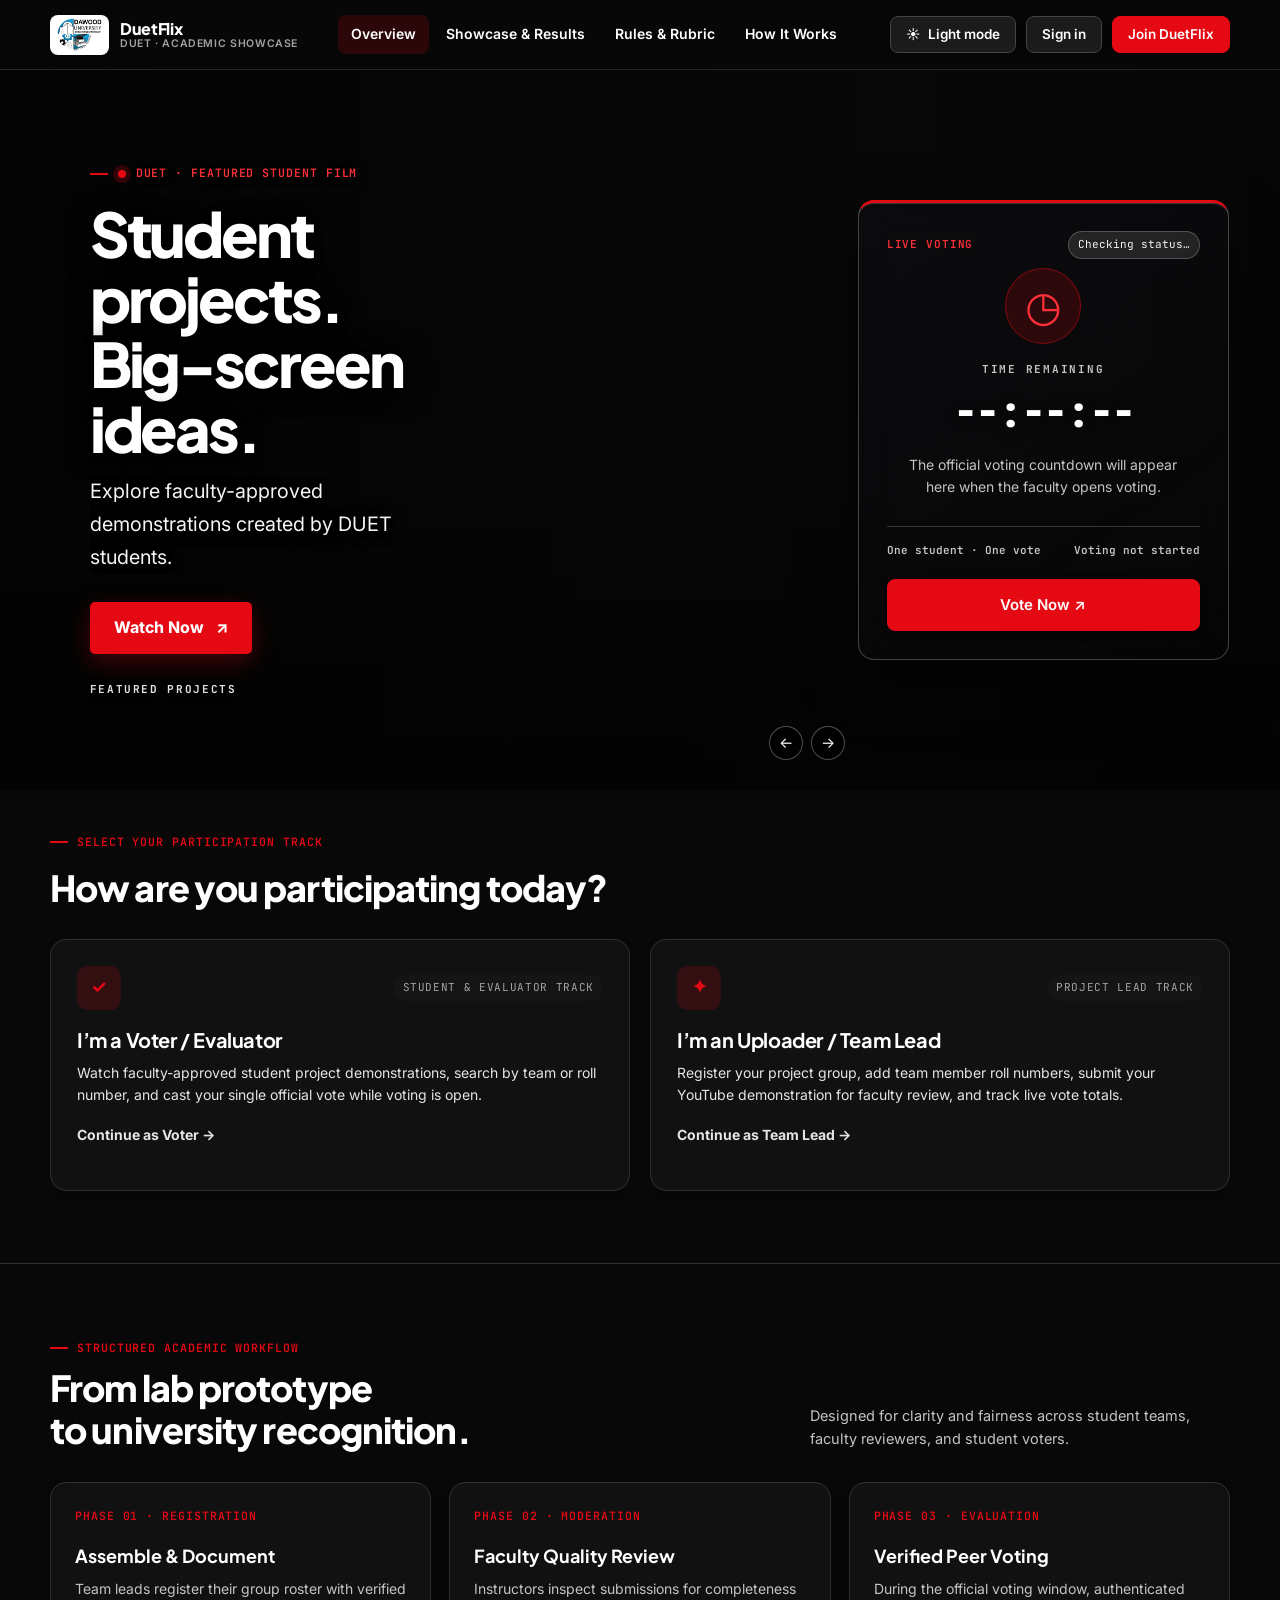
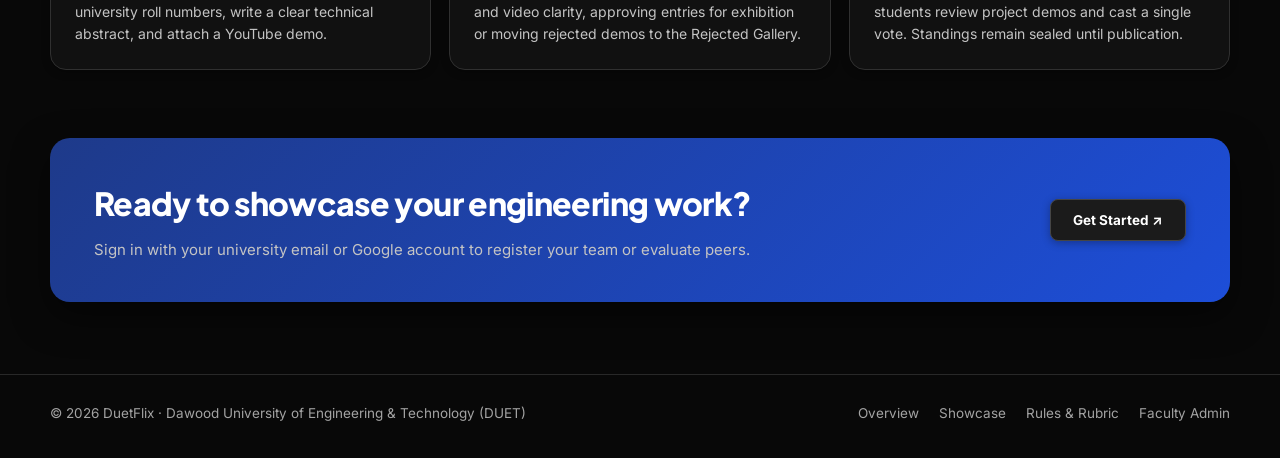
<file: index.html>
<!doctype html>
<html lang="en">
<head>
  <meta charset="utf-8" />
  <meta name="viewport" content="width=device-width, initial-scale=1" />
  <meta name="theme-color" content="#0b0f17" />
  <meta name="description" content="DuetFlix — Official university student innovation, video demonstration & peer evaluation platform." />
  <title>DuetFlix — University Innovation Showcase</title>
  <link rel="icon" type="image/png" href="duet-logo.png" />
  <link rel="stylesheet" href="styles.css" />
  <link rel="stylesheet" href="login.css" />
</head>
<body class="dark-mode">
  <header class="topbar">
    <div class="wrap nav">
      <a class="brand" href="index.html">
        <span class="mark"><img src="duet-logo.png" alt="DUET Logo" class="brand-logo-img" /></span>
        <span class="brand-meta">
          <span>DuetFlix</span>
          <span class="brand-sub">DUET · Academic Showcase</span>
        </span>
      </a>
      <nav class="navlinks" aria-label="Primary">
        <a href="index.html" aria-current="page">Overview</a>
        <a href="projects.html">Showcase &amp; Results</a>
        <a href="guidelines.html">Rules &amp; Rubric</a>
        <a href="#process">How It Works</a>
      </nav>
      <div class="navactions">
        <button class="btn" id="themeToggle" type="button" aria-label="Toggle theme" aria-pressed="true">
          <span class="theme-icon" aria-hidden="true">☀</span><span class="theme-label">Light mode</span>
        </button>
        <button class="btn" id="headerSignIn" type="button" data-auth="signin">Sign in</button>
        <button class="btn primary" id="headerChooseRole" type="button">Join DuetFlix</button>
      </div>
    </div>
  </header>

  <main>
    <!-- FEATURED PROJECT HERO -->
    <section class="wrap hero arena-hero" id="about">
      <a class="featured-stage" id="featuredStage" href="projects.html" aria-label="Watch featured project">
        <div class="featured-backdrop" id="featuredBackdrop"></div>
        <div class="featured-shade"></div>
        <div class="featured-copy" id="featuredCopy">
          <div class="eyebrow"><span class="live-dot"></span> DUET · FEATURED STUDENT FILM</div>
          <h1 id="featuredTitle">Student projects. Big-screen ideas.</h1>
          <p class="lead" id="featuredDescription">Explore faculty-approved demonstrations created by DUET students.</p>
          <span class="btn primary featured-watch" id="featuredWatch">Watch Now <span aria-hidden="true">↗</span></span>
          <span class="featured-counter" id="featuredCounter">FEATURED PROJECTS</span>
        </div>
        <div class="featured-arrows" aria-hidden="true"><span>←</span><span>→</span></div>
      </a>

      <aside class="voting-hero-panel">
        <div class="voting-panel-top">
          <span class="showcase-label">LIVE VOTING</span>
          <span class="showcase-badge" id="votingHeroStatus">Checking status…</span>
        </div>
        <div class="voting-clock-icon" aria-hidden="true">◷</div>
        <p class="voting-kicker">TIME REMAINING</p>
        <div class="voting-timer" id="homeVotingTimer" aria-live="polite">--:--:--</div>
        <p class="voting-panel-note" id="homeVotingMessage">The official voting countdown will appear here when the faculty opens voting.</p>
        <div class="voting-panel-divider"></div>
        <div class="voting-panel-foot">
          <span>One student · One vote</span>
          <span id="homeVotingDeadline">Voting not started</span>
        </div>
        <button class="btn primary voting-now-btn" id="homeVoteNow" type="button">Vote Now ↗</button>
      </aside>
    </section>

    <!-- ROLE CHOOSER -->
    <section class="role-chooser" id="roleChooser">
      <div class="wrap">
        <div class="eyebrow">Select Your Participation Track</div>
        <h2>How are you participating today?</h2>
        <div class="role-grid">
          <button class="role-card" type="button" data-auth="signin" data-role="voter">
            <div class="role-card-top">
              <span class="role-icon">✓</span>
              <span class="role-tag">Student &amp; Evaluator Track</span>
            </div>
            <strong>I’m a Voter / Evaluator</strong>
            <span>Watch faculty-approved student project demonstrations, search by team or roll number, and cast your single official vote while voting is open.</span>
            <span class="role-cta">Continue as Voter →</span>
          </button>

          <button class="role-card" type="button" data-auth="signin" data-role="team">
            <div class="role-card-top">
              <span class="role-icon">✦</span>
              <span class="role-tag">Project Lead Track</span>
            </div>
            <strong>I’m an Uploader / Team Lead</strong>
            <span>Register your project group, add team member roll numbers, submit your YouTube demonstration for faculty review, and track live vote totals.</span>
            <span class="role-cta">Continue as Team Lead →</span>
          </button>
        </div>
      </div>
    </section>

    <!-- ====================================================================
         STUDENT / TEAM LEAD WORKSPACE
         ==================================================================== -->
    <section class="dashboard" id="studentDashboard">
      <div class="wrap">
        <div class="dash-head">
          <div>
            <div class="eyebrow">Team Lead Workspace</div>
            <h2 id="dashWelcome">Your Project Workspace</h2>
            <p>Register your team roster, submit your YouTube video demonstration, and monitor faculty review status.</p>
          </div>
          <div class="dash-head-actions">
            <a class="btn" href="guidelines.html">Submission Checklist</a>
            <button class="btn" id="refreshDashboard" type="button">↻ Refresh Workspace</button>
          </div>
        </div>

        <!-- 4-Step Progress Tracker -->
        <div class="workflow-stepper" id="teamWorkflowStepper">
          <div class="workflow-step done" data-step="1">
            <span class="workflow-step-num">1</span>
            <div><strong>Account Verified</strong><span>Team Lead signed in</span></div>
          </div>
          <div class="workflow-step active" data-step="2">
            <span class="workflow-step-num">2</span>
            <div><strong>Register Roster</strong><span>Add members &amp; roll nos.</span></div>
          </div>
          <div class="workflow-step" data-step="3">
            <span class="workflow-step-num">3</span>
            <div><strong>Submit Demo</strong><span>YouTube link &amp; abstract</span></div>
          </div>
          <div class="workflow-step" data-step="4">
            <span class="workflow-step-num">4</span>
            <div><strong>Faculty Approval</strong><span>Live in public gallery</span></div>
          </div>
        </div>

        <div class="deadline-note" id="competitionNotice">Loading competition schedule…</div>

        <section class="vote-stats" id="teamVoteStats">
          <h3>Your Team’s Live Standing</h3>
          <div class="dashboard-empty">Loading vote totals…</div>
        </section>

        <div class="dash-grid">
          <section class="dash-panel">
            <h3>Register a New Team</h3>
            <p class="dash-help">Enter your official group name and add every member with their university roll number (e.g., 26F-CS-044).</p>
            <form id="createGroupForm">
              <label class="dash-field">
                Team / Group Name
                <input name="groupName" maxlength="80" required placeholder="e.g. Neural Dynamics Lab" />
              </label>
              <div style="font-size:13px;font-weight:700;margin:16px 0 6px;color:var(--ink-secondary)">Team Roster (Lead first)</div>
              <div id="memberRows">
                <div class="member-row">
                  <input name="memberName" required maxlength="100" placeholder="Team lead full name" />
                  <input name="rollNumber" required maxlength="40" placeholder="Roll no. (e.g. 26F-CS-044)" />
                  <button class="member-remove" type="button" aria-label="Remove member" hidden>Remove</button>
                </div>
              </div>
              <button class="text-button" id="addMember" type="button">+ Add another team member</button>
              <button class="btn primary" type="submit" style="width:100%;margin-top:14px">Register Team Roster</button>
              <div class="dash-message" id="groupMessage" role="status"></div>
            </form>
          </section>

          <section>
            <div class="group-list" id="groupList">
              <div class="dashboard-empty">Sign in to load your registered teams.</div>
            </div>
          </section>
        </div>
      </div>
    </section>

    <!-- ====================================================================
         VOTER WORKSPACE
         ==================================================================== -->
    <section class="voter-dashboard" id="voterDashboard">
      <div class="wrap">
        <div class="dash-head">
          <div>
            <div class="eyebrow">Evaluator &amp; Voter Workspace</div>
            <h2 id="voterWelcome">Approved Project Exhibition</h2>
            <p>Review approved student demonstrations and cast your single verified vote before the deadline.</p>
          </div>
          <div class="dash-head-actions">
            <button class="btn" id="refreshVoter" type="button">↻ Refresh Projects</button>
          </div>
        </div>

        <div class="deadline-note" id="votingNotice">Loading voting window status…</div>
        <div class="voter-message" id="voterMessage" role="status"></div>

        <!-- Voter Top-3 Ranked Choices Summary Bar -->
        <div class="ranked-ballot-bar" id="voterRankedBallotSummary" aria-live="polite"></div>

        <!-- Search & Filter Toolbar -->
        <div class="voter-toolbar">
          <div class="search-input-wrap">
            <input type="search" id="voterSearchInput" placeholder="Search projects by title, team name, member, or roll number…" aria-label="Search approved projects" />
          </div>
          <div class="voter-toolbar-meta">
            <span id="voterCountBadge">0 projects</span>
          </div>
        </div>

        <div class="voter-grid" id="voterProjectList">
          <div class="dashboard-empty">Loading approved projects…</div>
        </div>
      </div>
    </section>

    <!-- ====================================================================
         ADMINISTRATION CONTROL ROOM
         ==================================================================== -->
    <section class="admin-dashboard" id="adminDashboard">
      <div class="wrap">
        <div class="dash-head">
          <div>
            <div class="eyebrow">Faculty &amp; Committee Control Room</div>
            <h2>Competition Administration</h2>
            <p>Moderate student submissions, manage the Rejected Videos Gallery, configure deadlines, and publish official standings.</p>
          </div>
          <div class="dash-head-actions">
            <button class="btn" id="exportAdminCsv" type="button">⬇ Export CSV Report</button>
            <button class="btn" id="refreshAdmin" type="button">↻ Refresh Data</button>
          </div>
        </div>

        <!-- KPI Metrics Row -->
        <div class="admin-grid">
          <div class="admin-stat">
            <span>Total Submissions</span>
            <strong id="adminTotal">—</strong>
          </div>
          <div class="admin-stat">
            <span>Pending Review</span>
            <strong id="adminPending">—</strong>
          </div>
          <div class="admin-stat">
            <span>Approved in Gallery</span>
            <strong id="adminApproved">—</strong>
          </div>
          <div class="admin-stat">
            <span>Rejected Gallery</span>
            <strong id="adminRejected">—</strong>
          </div>
        </div>

        <!-- Admin Section Filter Tabs -->
        <div class="admin-tabs" role="tablist" aria-label="Admin sections">
          <button class="admin-tab active" type="button" data-admin-section="all">All Panels</button>
          <button class="admin-tab" type="button" data-admin-section="analytics">📊 Video Analytics</button>
          <button class="admin-tab" type="button" data-admin-section="comments">💬 Comments</button>
          <button class="admin-tab" type="button" data-admin-section="queue">Pending Queue</button>
          <button class="admin-tab" type="button" data-admin-section="gallery">Approved Gallery</button>
          <button class="admin-tab" type="button" data-admin-section="rejected" id="rejectedGalleryTabBtn">Rejected Videos Gallery</button>
          <button class="admin-tab" type="button" data-admin-section="settings">Schedule &amp; Windows</button>
          <button class="admin-tab" type="button" data-admin-section="results">Live Leaderboard</button>
        </div>

        <!-- Super Admin Access Management -->
        <section class="admin-panel admin-management" id="superAdminPanel" hidden data-panel-group="settings">
          <div class="admin-panel-head">
            <div>
              <h3>Super Admin · Committee Access Control</h3>
              <p class="dash-help" style="margin:4px 0 0">Grant or revoke administrator privileges by email address.</p>
            </div>
          </div>
          <form id="adminAccessForm" class="admin-access-form">
            <label class="dash-field">
              Administrator Email Address
              <input id="adminAccessEmail" type="email" required maxlength="254" placeholder="faculty.member@duet.edu.pk" />
            </label>
            <button class="btn primary" type="submit">Grant Admin Access</button>
          </form>
          <div class="admin-message" id="adminAccessMessage" role="status"></div>
          <div id="adminAccessList" class="admin-access-list" aria-live="polite"></div>
        </section>

        <!-- Competition Settings -->
        <section class="admin-panel" data-panel-group="settings">
          <div class="admin-panel-head">
            <h3>Competition Windows &amp; Deadlines</h3>
            <button class="btn primary" id="saveAdminSettings" type="button">Save Title &amp; Submission Window</button>
          </div>
          <div class="admin-settings">
            <label>
              Competition Title
              <input id="adminTitle" maxlength="160" placeholder="e.g. DUET DuetFlix — Fall 2026" />
            </label>
            <label>
              Submission Deadline
              <input id="adminSubmissionDeadline" type="datetime-local" />
            </label>
            <label>
              Voting Deadline
              <input id="adminVotingDeadline" type="datetime-local" />
            </label>
          </div>
          <div>
            <label class="admin-toggle">
              <input id="adminSubmissionsOpen" type="checkbox" />
              Project submissions are open
            </label>
            <label class="admin-toggle">
              <input id="adminVotingOpen" type="checkbox" disabled />
              Voting window is active
            </label>
            <label class="admin-toggle">
              <input id="adminResultsPublished" type="checkbox" disabled />
              Official results are published to students
            </label>
          </div>

          <div class="admin-voting-controls">
            <div>
              <strong id="adminVotingCountdown">Voting is not running</strong>
              <p class="dash-help" id="adminVotingState">Set a future voting deadline above, then start voting.</p>
            </div>
            <div class="admin-actions">
              <button class="btn primary" id="startVotingNow" type="button">Start Voting Window</button>
              <button class="btn danger" id="stopVotingNow" type="button">Stop Voting</button>
            </div>
          </div>

          <div class="admin-voting-controls" style="margin-bottom:0">
            <div>
              <strong style="font-family:var(--sans);font-size:15px">Public Results Publication</strong>
              <p class="dash-help">When published, final vote rankings are visible on the public Showcase &amp; Results page.</p>
            </div>
            <div class="admin-actions">
              <button class="btn primary" id="publishResultsNow" type="button">Publish Official Results</button>
              <button class="btn danger" id="unpublishResultsNow" type="button">Hide Results</button>
            </div>
          </div>

          <div class="admin-message" id="adminSettingsMessage" role="status"></div>
        </section>

        <!-- Submission Review Queue (Pending & Drafts only — Rejected videos stay in the Rejected Videos Gallery below) -->
        <section class="admin-panel" data-panel-group="queue">
          <div class="admin-panel-head">
            <div>
              <h3>Pending Moderation Queue</h3>
              <p class="dash-help" style="margin:4px 0 0">Review new student submissions. Rejecting a video moves it directly to the Rejected Videos Gallery.</p>
            </div>
          </div>
          <div class="admin-filter-bar">
            <input type="search" id="adminQueueSearch" placeholder="Search pending queue by project title, team name, or roll number…" aria-label="Search review queue" />
            <select id="adminQueueStatusFilter" aria-label="Filter queue status">
              <option value="pending" selected>Pending review only</option>
              <option value="approved">Approved videos</option>
              <option value="draft">Saved drafts only</option>
              <option value="all">All submissions (Pending + Approved + Drafts)</option>
            </select>
          </div>
          <div class="admin-list" id="adminSubmissionList">
            <div class="dashboard-empty">Loading pending submissions…</div>
          </div>
        </section>

        <!-- Approved Gallery -->
        <section class="admin-panel" data-panel-group="gallery">
          <div class="admin-panel-head">
            <div>
              <h3>Approved Exhibition Gallery</h3>
              <p class="dash-help" style="margin:4px 0 0">Projects currently approved and live in the student voting showcase.</p>
            </div>
          </div>
          <div class="approved-gallery-list" id="adminApprovedGallery">
            <div class="dashboard-empty">Loading approved projects…</div>
          </div>
        </section>

        <!-- DEDICATED REJECTED VIDEOS GALLERY (HOLDING & PERMANENT DELETE) -->
        <section class="admin-panel rejected-gallery-panel" id="adminRejectedGallerySection" data-panel-group="rejected">
          <div class="admin-panel-head">
            <div>
              <div class="eyebrow" style="color:var(--danger)">Quarantined Submissions Vault</div>
              <h3>Rejected Videos Gallery</h3>
              <p class="dash-help" style="margin:4px 0 0">All rejected videos stay in this gallery so they never clutter your active review queue. You can permanently delete individual rejected videos, clear all rejected videos, or restore an entry back to Pending.</p>
            </div>
            <div class="admin-actions">
              <button class="btn danger" id="deleteAllRejectedBtn" type="button">🗑 Delete All Rejected Videos</button>
            </div>
          </div>
          <div class="rejected-gallery-grid" id="adminRejectedGallery">
            <div class="dashboard-empty">No rejected videos in the gallery.</div>
          </div>
        </section>

        <!-- Vote Totals Leaderboard -->
        <section class="admin-panel" data-panel-group="results">
          <div class="admin-panel-head">
            <div>
              <h3>Live Aggregate Standings (Counts &amp; Ranked Points)</h3>
              <p class="dash-help" style="margin:4px 0 0">Standings combine official votes, Rank 1 / 2 / 3 choices, and category star ratings.</p>
            </div>
          </div>
          <div id="adminResults" class="admin-results">Vote totals are loading…</div>
        </section>

        <!-- Dedicated Video Analytics Dashboard -->
        <section class="admin-panel" id="adminAnalyticsPanel" data-panel-group="analytics">
          <div class="admin-panel-head">
            <div>
              <div class="eyebrow">Audience Retention &amp; Engagement Telemetry</div>
              <h3>Video Analytics Dashboard</h3>
              <p class="dash-help" style="margin:4px 0 0">Track average audience attention (%), average watch time in minutes across viewers, individual per-user watch durations, 5-star category ratings (Character Consistency, Voice Over, Story), and Rank #1 / #2 / #3 choices for every video.</p>
            </div>
          </div>
          <div id="adminVideoAnalytics" class="admin-analytics-wrap">
            <div class="dashboard-empty">Loading video analytics…</div>
          </div>
        </section>

        <!-- Admin Comments Moderation Panel -->
        <section class="admin-panel" id="adminCommentsPanel" data-panel-group="comments">
          <div class="admin-panel-head">
            <div>
              <div class="eyebrow">Community Discussion &amp; Moderation</div>
              <h3>All Video Comments</h3>
              <p class="dash-help" style="margin:4px 0 0">Review and moderate comments posted by voters and teams across all project videos.</p>
            </div>
          </div>
          <div id="adminCommentsModerationList" class="admin-comments-mod-list">
            <div class="dashboard-empty">No comments posted yet.</div>
          </div>
        </section>
      </div>
    </section>

    <!-- HOW IT WORKS SECTION -->
    <section class="section" id="process">
      <div class="wrap">
        <div class="sectionhead">
          <div>
            <div class="eyebrow">Structured Academic Workflow</div>
            <h2>From lab prototype<br>to university recognition.</h2>
          </div>
          <p>Designed for clarity and fairness across student teams, faculty reviewers, and student voters.</p>
        </div>
        <div class="steps">
          <article class="step">
            <div class="stepnum">PHASE 01 · REGISTRATION</div>
            <h3>Assemble &amp; Document</h3>
            <p>Team leads register their group roster with verified university roll numbers, write a clear technical abstract, and attach a YouTube demo.</p>
          </article>
          <article class="step">
            <div class="stepnum">PHASE 02 · MODERATION</div>
            <h3>Faculty Quality Review</h3>
            <p>Instructors inspect submissions for completeness and video clarity, approving entries for exhibition or moving rejected demos to the Rejected Gallery.</p>
          </article>
          <article class="step">
            <div class="stepnum">PHASE 03 · EVALUATION</div>
            <h3>Verified Peer Voting</h3>
            <p>During the official voting window, authenticated students review project demos and cast a single vote. Standings remain sealed until publication.</p>
          </article>
        </div>
      </div>
    </section>

    <!-- CLOSING CTA -->
    <section class="wrap home-cta" id="joinCta">
      <div class="cta">
        <div>
          <h2>Ready to showcase your engineering work?</h2>
          <p>Sign in with your university email or Google account to register your team or evaluate peers.</p>
        </div>
        <button class="btn" id="ctaChooseRole" type="button">Get Started ↗</button>
      </div>
    </section>
  </main>

  <footer>
    <div class="wrap footerinner">
      <span>© 2026 DuetFlix · Dawood University of Engineering &amp; Technology (DUET)</span>
      <div class="footerlinks">
        <a href="index.html">Overview</a>
        <a href="projects.html">Showcase</a>
        <a href="guidelines.html">Rules &amp; Rubric</a>
        <a href="#" id="adminEntry">Faculty Admin</a>
      </div>
    </div>
  </footer>

  <!-- ======================================================================
       AUTHENTICATION MODAL (SIGN IN, CREATE ACCOUNT, FORGOT PASSWORD OTP)
       ====================================================================== -->
  <section class="auth-modal" id="authModal" aria-hidden="true">
    <div class="auth-panel" role="dialog" aria-modal="true" aria-labelledby="authTitle">
      <button class="auth-close" id="authClose" type="button" aria-label="Close">×</button>
      <div class="auth-eyebrow">Verified DuetFlix Access</div>
      <h2 id="authTitle">Welcome to DuetFlix</h2>
      <p id="authSubtitle">Select your participation role and sign in to continue.</p>

      <!-- In-Modal Role Switcher -->
      <div class="auth-role-picker" id="authRolePicker" role="group" aria-label="Participation Role">
        <button type="button" class="auth-role-btn active" data-pick-role="voter">✓ Voter / Evaluator</button>
        <button type="button" class="auth-role-btn" data-pick-role="team">✦ Uploader / Team Lead</button>
      </div>

      <!-- 2 Auth Mode Tabs (Email OTP is exclusively inside Forgot Password) -->
      <div class="auth-tabs" id="authModeTabs" role="tablist">
        <button type="button" class="active" data-mode="signin">Sign in</button>
        <button type="button" data-mode="signup">Create account</button>
      </div>

      <button id="googleSignIn" type="button">
        <svg width="16" height="16" viewBox="0 0 24 24" aria-hidden="true"><path fill="#4285F4" d="M23.49 12.27c0-.79-.07-1.54-.19-2.27H12v4.51h6.47c-.29 1.48-1.14 2.73-2.4 3.58v3h3.86c2.26-2.09 3.56-5.17 3.56-8.82z"/><path fill="#34A853" d="M12 24c3.24 0 5.95-1.08 7.93-2.91l-3.86-3c-1.08.72-2.45 1.16-4.07 1.16-3.13 0-5.78-2.11-6.73-4.96H1.29v3.09C3.26 21.3 7.31 24 12 24z"/><path fill="#FBBC05" d="M5.27 14.29c-.25-.72-.38-1.49-.38-2.29s.14-1.57.38-2.29V6.62H1.29C.47 8.24 0 10.06 0 12s.47 3.76 1.29 5.38l3.98-3.09z"/><path fill="#EA4335" d="M12 4.75c1.77 0 3.35.61 4.6 1.8l3.42-3.42C17.95 1.19 15.24 0 12 0 7.31 0 3.26 2.7 1.29 6.62l3.98 3.09c.95-2.85 3.6-4.96 6.73-4.96z"/></svg>
        Continue with Google
      </button>

      <div class="auth-or" id="authDivider">or with email</div>

      <form id="authForm">
        <label id="nameField" style="display:none">
          Full Name
          <input id="fullName" type="text" autocomplete="name" placeholder="e.g. Jawad Nawaz" />
        </label>

        <label id="typeField" style="display:none">
          Account Affiliation
          <select id="accountType">
            <option value="general">General / Guest Account</option>
            <option value="university">DUET University Student (@students.duet.edu.pk)</option>
          </select>
        </label>

        <label id="emailField">
          Email Address
          <input id="email" type="email" autocomplete="email" required placeholder="you@example.com" />
        </label>

        <label id="otpCodeField" style="display:none">
          Email Recovery OTP Code
          <input id="otpCode" class="otp-code-input" type="text" inputmode="numeric" pattern="[0-9]{6,8}" maxlength="8" autocomplete="one-time-code" placeholder="123456" />
        </label>

        <label id="passwordField">
          <span id="passwordLabelText">Password</span>
          <div class="password-field-wrap">
            <input id="password" type="password" autocomplete="current-password" minlength="8" placeholder="At least 8 characters" />
            <button type="button" class="password-toggle-btn" id="togglePasswordBtn" aria-label="Show password">Show</button>
          </div>
        </label>

        <label id="confirmPasswordField" style="display:none">
          Confirm New Password
          <input id="confirmPassword" type="password" autocomplete="new-password" minlength="8" placeholder="Re-enter new password" />
        </label>

        <div class="auth-aux-links" id="authAuxLinks">
          <button type="button" class="auth-link-btn" id="forgotPasswordLink">Forgot password?</button>
          <button type="button" class="auth-link-btn" id="backToSignInLink" style="display:none">← Back to Sign in</button>
          <button type="button" class="auth-link-btn" id="resendOtpLink" style="display:none">Resend OTP code</button>
        </div>

        <button id="authSubmit" type="submit">Sign in</button>
      </form>

      <p id="authMessage" role="status" aria-live="polite"></p>
    </div>
  </section>

  <div class="toast" role="status" aria-live="polite"></div>

  <script type="module" src="theme.js"></script>
  <script type="module" src="app.js"></script>
  <script type="module" src="auth.js"></script>
  <script type="module" src="admin-access.js"></script>
</body>
</html>
</file>
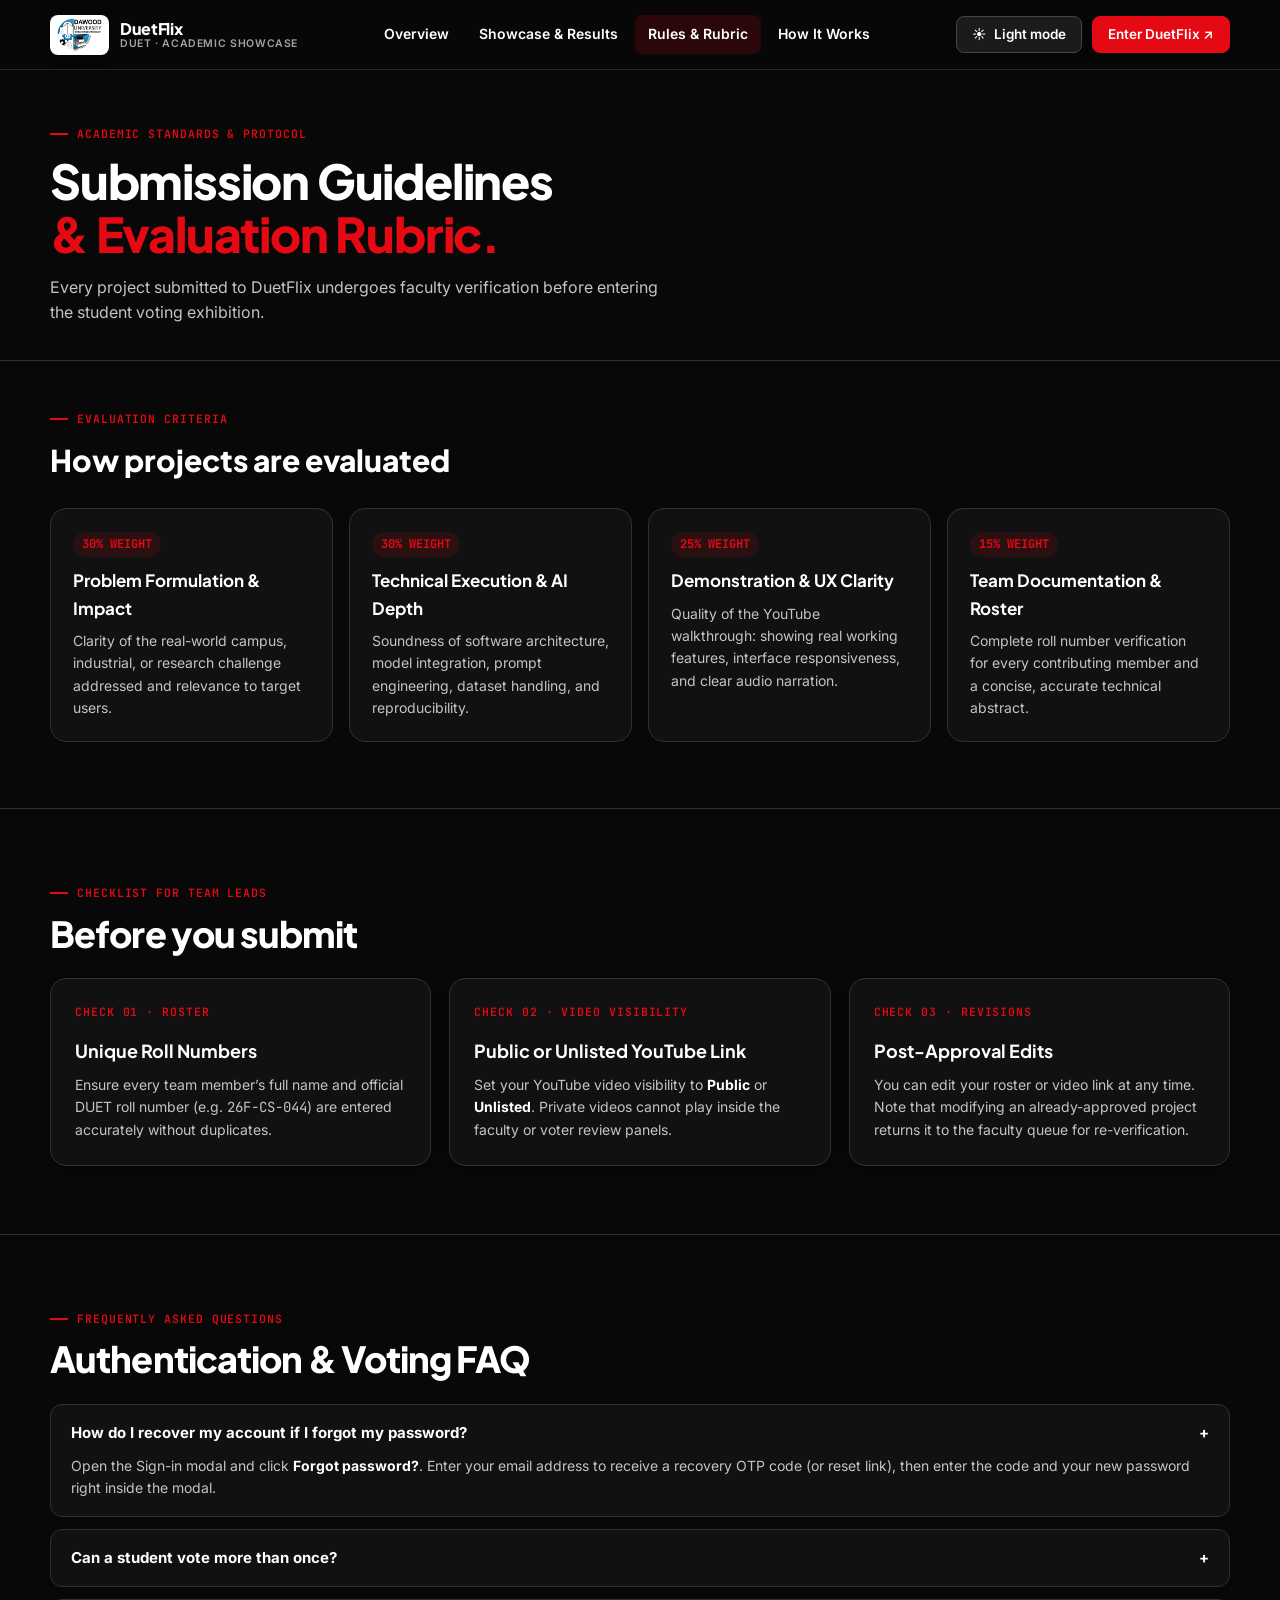
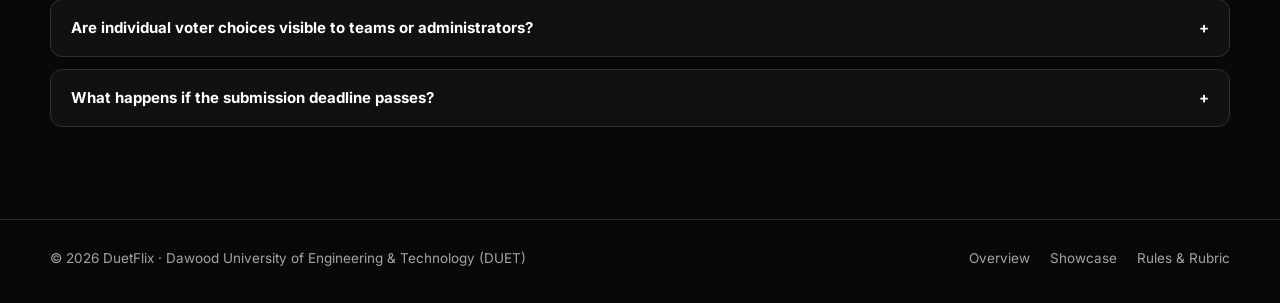
<file: guidelines.html>
<!doctype html>
<html lang="en">
<head>
  <meta charset="utf-8" />
  <meta name="viewport" content="width=device-width, initial-scale=1" />
  <meta name="theme-color" content="#0b0f17" />
  <meta name="description" content="Official rules, evaluation rubric, and submission guidelines for DuetFlix." />
  <title>Rules &amp; Rubric — DuetFlix</title>
  <link rel="icon" type="image/png" href="duet-logo.png" />
  <link rel="stylesheet" href="styles.css" />
  <link rel="stylesheet" href="login.css" />
</head>
<body class="dark-mode">
  <header class="topbar">
    <div class="wrap nav">
      <a class="brand" href="index.html">
        <span class="mark"><img src="duet-logo.png" alt="DUET Logo" class="brand-logo-img" /></span>
        <span class="brand-meta">
          <span>DuetFlix</span>
          <span class="brand-sub">DUET · Academic Showcase</span>
        </span>
      </a>
      <nav class="navlinks" aria-label="Primary">
        <a href="index.html">Overview</a>
        <a href="projects.html">Showcase &amp; Results</a>
        <a href="guidelines.html" aria-current="page">Rules &amp; Rubric</a>
        <a href="index.html#process">How It Works</a>
      </nav>
      <div class="navactions">
        <button class="btn" id="themeToggle" type="button" aria-label="Toggle theme" aria-pressed="true">
          <span class="theme-icon" aria-hidden="true">☀</span><span class="theme-label">Light mode</span>
        </button>
        <a class="btn primary" href="index.html#roleChooser">Enter DuetFlix ↗</a>
      </div>
    </div>
  </header>

  <main>
    <section class="page-hero">
      <div class="wrap">
        <div class="eyebrow">Academic Standards &amp; Protocol</div>
        <h1>Submission Guidelines<br><span style="color:var(--primary)">&amp; Evaluation Rubric.</span></h1>
        <p>Every project submitted to DuetFlix undergoes faculty verification before entering the student voting exhibition.</p>
      </div>
    </section>

    <section class="wrap" style="padding:42px 0">
      <div class="eyebrow">Evaluation Criteria</div>
      <h2 style="font-family:var(--display);font-weight:800;font-size:30px;margin:8px 0 18px">How projects are evaluated</h2>
      <div class="rubric-grid">
        <article class="rubric-card">
          <span class="rubric-weight">30% WEIGHT</span>
          <h3>Problem Formulation &amp; Impact</h3>
          <p>Clarity of the real-world campus, industrial, or research challenge addressed and relevance to target users.</p>
        </article>
        <article class="rubric-card">
          <span class="rubric-weight">30% WEIGHT</span>
          <h3>Technical Execution &amp; AI Depth</h3>
          <p>Soundness of software architecture, model integration, prompt engineering, dataset handling, and reproducibility.</p>
        </article>
        <article class="rubric-card">
          <span class="rubric-weight">25% WEIGHT</span>
          <h3>Demonstration &amp; UX Clarity</h3>
          <p>Quality of the YouTube walkthrough: showing real working features, interface responsiveness, and clear audio narration.</p>
        </article>
        <article class="rubric-card">
          <span class="rubric-weight">15% WEIGHT</span>
          <h3>Team Documentation &amp; Roster</h3>
          <p>Complete roll number verification for every contributing member and a concise, accurate technical abstract.</p>
        </article>
      </div>
    </section>

    <section class="section">
      <div class="wrap">
        <div class="eyebrow">Checklist for Team Leads</div>
        <h2>Before you submit</h2>
        <div class="steps" style="margin-top:24px">
          <article class="step">
            <div class="stepnum">CHECK 01 · ROSTER</div>
            <h3>Unique Roll Numbers</h3>
            <p>Ensure every team member’s full name and official DUET roll number (e.g. <code style="font-family:var(--mono)">26F-CS-044</code>) are entered accurately without duplicates.</p>
          </article>
          <article class="step">
            <div class="stepnum">CHECK 02 · VIDEO VISIBILITY</div>
            <h3>Public or Unlisted YouTube Link</h3>
            <p>Set your YouTube video visibility to <strong>Public</strong> or <strong>Unlisted</strong>. Private videos cannot play inside the faculty or voter review panels.</p>
          </article>
          <article class="step">
            <div class="stepnum">CHECK 03 · REVISIONS</div>
            <h3>Post-Approval Edits</h3>
            <p>You can edit your roster or video link at any time. Note that modifying an already-approved project returns it to the faculty queue for re-verification.</p>
          </article>
        </div>
      </div>
    </section>

    <section class="section">
      <div class="wrap">
        <div class="eyebrow">Frequently Asked Questions</div>
        <h2>Authentication &amp; Voting FAQ</h2>
        <div class="faq-list">
          <details class="faq-item" open>
            <summary>How do I recover my account if I forgot my password? <span>+</span></summary>
            <p>Open the Sign-in modal and click <strong>Forgot password?</strong>. Enter your email address to receive a recovery OTP code (or reset link), then enter the code and your new password right inside the modal.</p>
          </details>
          <details class="faq-item">
            <summary>Can a student vote more than once? <span>+</span></summary>
            <p>No. The database enforces a strict one-vote-per-authenticated-voter policy. Once your vote is confirmed, your ballot is locked for the remainder of the competition.</p>
          </details>
          <details class="faq-item">
            <summary>Are individual voter choices visible to teams or administrators? <span>+</span></summary>
            <p>Never. Administrators only see aggregate vote counts per project, and students see final standings only after faculty publish official results.</p>
          </details>
          <details class="faq-item">
            <summary>What happens if the submission deadline passes? <span>+</span></summary>
            <p>You can still save your project details privately as a draft in your workspace, and submit it once the faculty committee opens the submission window.</p>
          </details>
        </div>
      </div>
    </section>
  </main>

  <footer>
    <div class="wrap footerinner">
      <span>© 2026 DuetFlix · Dawood University of Engineering &amp; Technology (DUET)</span>
      <div class="footerlinks">
        <a href="index.html">Overview</a>
        <a href="projects.html">Showcase</a>
        <a href="guidelines.html">Rules &amp; Rubric</a>
      </div>
    </div>
  </footer>

  <script type="module" src="theme.js"></script>
</body>
</html>
</file>
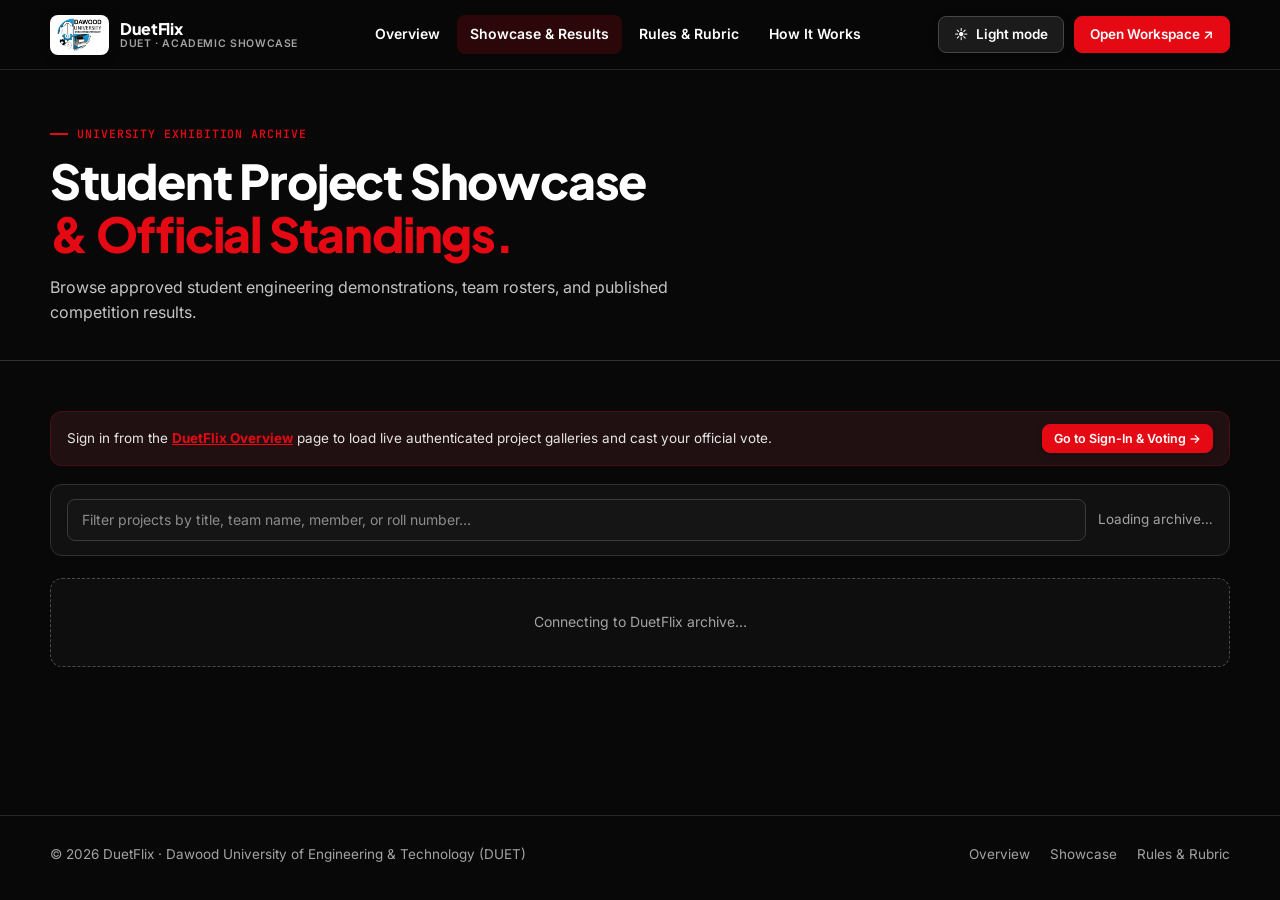
<file: projects.html>
<!doctype html>
<html lang="en">
<head>
  <meta charset="utf-8" />
  <meta name="viewport" content="width=device-width, initial-scale=1" />
  <meta name="theme-color" content="#0b0f17" />
  <meta name="description" content="DuetFlix — Official project showcase and competition standings." />
  <title>Showcase &amp; Standings — DuetFlix</title>
  <link rel="icon" type="image/png" href="duet-logo.png" />
  <link rel="stylesheet" href="styles.css" />
  <link rel="stylesheet" href="login.css" />
</head>
<body class="dark-mode">
  <header class="topbar">
    <div class="wrap nav">
      <a class="brand" href="index.html">
        <span class="mark"><img src="duet-logo.png" alt="DUET Logo" class="brand-logo-img" /></span>
        <span class="brand-meta">
          <span>DuetFlix</span>
          <span class="brand-sub">DUET · Academic Showcase</span>
        </span>
      </a>
      <nav class="navlinks" aria-label="Primary">
        <a href="index.html">Overview</a>
        <a href="projects.html" aria-current="page">Showcase &amp; Results</a>
        <a href="guidelines.html">Rules &amp; Rubric</a>
        <a href="index.html#process">How It Works</a>
      </nav>
      <div class="navactions">
        <button class="btn" id="themeToggle" type="button" aria-label="Toggle theme" aria-pressed="true">
          <span class="theme-icon" aria-hidden="true">☀</span><span class="theme-label">Light mode</span>
        </button>
        <a class="btn primary" href="index.html#roleChooser">Open Workspace ↗</a>
      </div>
    </div>
  </header>

  <main>
    <section class="page-hero">
      <div class="wrap">
        <div class="eyebrow">University Exhibition Archive</div>
        <h1>Student Project Showcase<br><span style="color:var(--primary)">&amp; Official Standings.</span></h1>
        <p>Browse approved student engineering demonstrations, team rosters, and published competition results.</p>
      </div>
    </section>

    <section class="wrap" style="padding:36px 0 72px">
      <div class="deadline-note" id="showcaseStatusBanner">
        <span>Sign in from the <a href="index.html" style="color:var(--primary);font-weight:700;text-decoration:underline">DuetFlix Overview</a> page to load live authenticated project galleries and cast your official vote.</span>
        <a class="btn sm primary" href="index.html">Go to Sign-In &amp; Voting →</a>
      </div>

      <!-- Published Leaderboard Container -->
      <section class="admin-panel" id="publicResultsSection" hidden style="margin:24px 0">
        <div class="admin-panel-head">
          <div>
            <div class="eyebrow">Official Results Announced</div>
            <h3 style="margin-top:4px;font-size:22px">Final Competition Leaderboard</h3>
          </div>
        </div>
        <div id="publicLeaderboardList" class="admin-results"></div>
      </section>

      <!-- Search Toolbar -->
      <div class="voter-toolbar">
        <div class="search-input-wrap">
          <input type="search" id="publicSearchInput" placeholder="Filter projects by title, team name, member, or roll number…" aria-label="Filter projects" />
        </div>
        <div class="voter-toolbar-meta">
          <span id="publicProjectCount">Loading archive…</span>
        </div>
      </div>

      <div class="voter-grid" id="publicProjectGrid">
        <div class="dashboard-empty">Connecting to DuetFlix archive…</div>
      </div>
    </section>
  </main>

  <footer>
    <div class="wrap footerinner">
      <span>© 2026 DuetFlix · Dawood University of Engineering &amp; Technology (DUET)</span>
      <div class="footerlinks">
        <a href="index.html">Overview</a>
        <a href="projects.html">Showcase</a>
        <a href="guidelines.html">Rules &amp; Rubric</a>
      </div>
    </div>
  </footer>

  <script type="module" src="theme.js"></script>
  <script type="module">
    import { createClient } from 'https://esm.sh/@supabase/supabase-js@2.118.0';
    import { SUPABASE_URL, SUPABASE_ANON_KEY } from './config.js';

    const supabase = createClient(SUPABASE_URL, SUPABASE_ANON_KEY);
    const grid = document.getElementById('publicProjectGrid');
    const countEl = document.getElementById('publicProjectCount');
    const searchInput = document.getElementById('publicSearchInput');
    const banner = document.getElementById('showcaseStatusBanner');
    const resultsSection = document.getElementById('publicResultsSection');
    const leaderboardList = document.getElementById('publicLeaderboardList');

    let allProjects = [];
    let membersMap = new Map();

    function escapeHtml(val) {
      return String(val ?? '').replace(/[&<>"']/g, (c) => ({
        '&': '&amp;', '<': '&lt;', '>': '&gt;', '"': '&quot;', "'": '&#39;'
      })[c]);
    }

    function getYoutubeEmbedUrl(raw) {
      try {
        const u = new URL(raw);
        const host = u.hostname.toLowerCase().replace(/^www\./, '');
        if (!['youtube.com', 'm.youtube.com', 'youtu.be'].includes(host)) return null;
        let id = '';
        if (host === 'youtu.be') id = u.pathname.split('/').filter(Boolean)[0] || '';
        else if (u.pathname === '/watch') id = u.searchParams.get('v') || '';
        else {
          const parts = u.pathname.split('/').filter(Boolean);
          if (['embed', 'shorts', 'live', 'v'].includes(parts[0])) id = parts[1] || '';
        }
        return /^[A-Za-z0-9_-]{11}$/.test(id) ? 'https://www.youtube-nocookie.com/embed/' + id : null;
      } catch {
        return null;
      }
    }

    function getYoutubeVideoId(raw) {
      try {
        const u = new URL(raw);
        const host = u.hostname.toLowerCase().replace(/^www\./, '');
        if (!['youtube.com', 'm.youtube.com', 'youtu.be'].includes(host)) return '';
        let id = '';
        if (host === 'youtu.be') id = u.pathname.split('/').filter(Boolean)[0] || '';
        else if (u.pathname === '/watch') id = u.searchParams.get('v') || '';
        else {
          const parts = u.pathname.split('/').filter(Boolean);
          if (['embed', 'shorts', 'live', 'v'].includes(parts[0])) id = parts[1] || '';
        }
        return /^[A-Za-z0-9_-]{11}$/.test(id) ? id : '';
      } catch {
        return '';
      }
    }

    function resolveThumbnailUrl(path) {
      if (!path) return '';
      if (/^(https?:|data:image\/)/i.test(path)) return path;
      const { data } = supabase.storage.from('project-thumbnails').getPublicUrl(path);
      return data?.publicUrl || '';
    }

    function buildYoutubePlayerHtml(rawUrl, thumbnailPath, titleText) {
      const embedUrl = getYoutubeEmbedUrl(rawUrl || '');
      if (!embedUrl) return '';
      const videoId = getYoutubeVideoId(rawUrl || '');
      const coverImg = resolveThumbnailUrl(thumbnailPath) || (videoId ? `https://i.ytimg.com/vi/${videoId}/hqdefault.jpg` : '');
      const autoplayUrl = `${embedUrl}?autoplay=1&rel=0`;
      const safeTitle = escapeHtml(titleText || 'Project video');
      if (!coverImg) {
        return `<div class="yt-cover-player is-playing"><iframe src="${escapeHtml(embedUrl)}" title="${safeTitle}" loading="lazy" allowfullscreen></iframe></div>`;
      }
      return `
        <div class="yt-cover-player" data-yt-embed="${escapeHtml(autoplayUrl)}" data-yt-title="${safeTitle}">
          <img class="yt-cover-img" src="${escapeHtml(coverImg)}" alt="${safeTitle} thumbnail" loading="lazy">
          <button type="button" class="yt-play-btn" aria-label="Play ${safeTitle}">
            <svg class="yt-play-svg" viewBox="0 0 68 48" aria-hidden="true">
              <path d="M66.52 7.74c-.78-2.93-2.49-5.41-5.42-6.19C55.79.13 34 0 34 0S12.21.13 6.9 1.55c-2.93.78-4.63 3.26-5.42 6.19C.06 13.05 0 24 0 24s.06 10.95 1.48 16.26c.78 2.93 2.49 5.41 5.42 6.19C12.21 47.87 34 48 34 48s21.79-.13 27.1-1.55c2.93-.78 4.64-3.26 5.42-6.19C67.94 34.95 68 24 68 24s-.06-10.95-1.48-16.26z" fill="#ff0000"/>
              <path d="M45 24 27 14v20" fill="#ffffff"/>
            </svg>
          </button>
        </div>
      `;
    }

    document.addEventListener('click', (e) => {
      const ytCover = e.target.closest('.yt-cover-player:not(.is-playing)');
      if (ytCover && ytCover.dataset.ytEmbed) {
        const src = ytCover.dataset.ytEmbed;
        const title = ytCover.dataset.ytTitle || 'Project video';
        ytCover.classList.add('is-playing');
        ytCover.innerHTML = `<iframe src="${escapeHtml(src)}" title="${escapeHtml(title)}" allow="accelerometer; autoplay; clipboard-write; encrypted-media; gyroscope; picture-in-picture; web-share" referrerpolicy="strict-origin-when-cross-origin" allowfullscreen></iframe>`;
      }
    });

    function renderGrid() {
      const q = (searchInput?.value || '').trim().toLowerCase();
      const filtered = allProjects.filter((p) => {
        if (!q) return true;
        const mems = (membersMap.get(p.group_id) || []).map((m) => `${m.member_name} ${m.roll_number}`).join(' ');
        return `${p.project_title || ''} ${p.team_name || ''} ${p.project_description || ''} ${mems}`.toLowerCase().includes(q);
      });
      countEl.textContent = `${filtered.length} project${filtered.length === 1 ? '' : 's'} shown`;
      if (!filtered.length) {
        grid.innerHTML = '<div class="dashboard-empty">No approved projects match your filter.</div>';
        return;
      }
      grid.innerHTML = filtered.map((x) => {
        const mems = membersMap.get(x.group_id) || [];
        return `
          <article class="voter-card">
            <div class="eyebrow">${escapeHtml(x.team_name || 'Student Team')}</div>
            <h3>${escapeHtml(x.project_title)}</h3>
            <p>${escapeHtml(x.project_description)}</p>
            <div class="admin-member-list">
              <strong>Team Roster</strong>
              ${mems.map((m) => `<div>${escapeHtml(m.member_name)} · <span style="font-family:var(--mono)">${escapeHtml(m.roll_number)}</span></div>`).join('') || '<span>Verified university group</span>'}
            </div>
            ${buildYoutubePlayerHtml(x.video_url, x.thumbnail_path, x.project_title)}
            <div class="voter-card-footer">
              <span class="dash-status approved">Approved Entry</span>
              <a class="btn sm primary" href="index.html">Vote in Workspace →</a>
            </div>
          </article>
        `;
      }).join('');
    }

    searchInput?.addEventListener('input', renderGrid);

    async function initShowcase() {
      const { data: sessionData } = await supabase.auth.getSession();
      const session = sessionData?.session;

      if (session) {
        banner.innerHTML = `<span>Signed in as <strong>${escapeHtml(session.user.email)}</strong> · Live gallery synced.</span><a class="btn sm primary" href="index.html">Open Your Workspace →</a>`;
      }

      const [settingsRes, projectsRes, membersRes, resultsRes] = await Promise.all([
        supabase.from('competition_settings').select('*').eq('id', true).maybeSingle(),
        supabase.rpc('get_approved_arena_projects'),
        supabase.from('group_members').select('group_id,member_name,roll_number').order('created_at'),
        supabase.rpc('get_arena_results')
      ]);

      (membersRes.data || []).forEach((m) => {
        if (!membersMap.has(m.group_id)) membersMap.set(m.group_id, []);
        membersMap.get(m.group_id).push(m);
      });

      if (settingsRes.data?.results_published && resultsRes.data?.length) {
        resultsSection.hidden = false;
        const maxVotes = Math.max(1, ...resultsRes.data.map((r) => Number(r.vote_count || 0)));
        leaderboardList.innerHTML = resultsRes.data.map((r, i) => {
          const count = Number(r.vote_count || 0);
          const pct = Math.round((count / maxVotes) * 100);
          const rankClass = i === 0 ? 'rank-1' : i === 1 ? 'rank-2' : i === 2 ? 'rank-3' : '';
          return `
            <div class="admin-result">
              <span class="rank-badge ${rankClass}">#${i + 1}</span>
              <div>
                <div><strong>${escapeHtml(r.project_title)}</strong> · <span style="color:var(--muted)">${escapeHtml(r.group_name)}</span></div>
                <div class="result-bar-wrap"><div class="result-bar-fill" style="width:${pct}%"></div></div>
              </div>
              <strong style="font-family:var(--mono);font-size:15px">${count} vote${count === 1 ? '' : 's'}</strong>
            </div>
          `;
        }).join('');
      }

      if (projectsRes.error) {
        countEl.textContent = 'Sign in required for full live archive';
        grid.innerHTML = `
          <article class="voter-card">
            <div class="eyebrow">Featured Reference · CS Team 04</div>
            <h3>Smart Campus Assistant &amp; Navigation</h3>
            <p>An LLM-assisted campus directory and laboratory scheduling assistant built for DUET students and faculty members. Sign in on the main DuetFlix page to view all live student submissions and cast your vote.</p>
            <div class="voter-card-footer">
              <span class="dash-status approved">Sample Showcase</span>
              <a class="btn sm primary" href="index.html">Sign in to view all →</a>
            </div>
          </article>
        `;
        return;
      }

      allProjects = projectsRes.data || [];
      renderGrid();
    }

    initShowcase();
  </script>
</body>
</html>
</file>
<file: styles.css>
/* ==========================================================================
   AI PROJECT ARENA — READABLE ACADEMIC & RESEARCH SHOWCASE DESIGN SYSTEM
   Dawood University of Engineering & Technology (DUET)
   ========================================================================== */

@import url('https://fonts.googleapis.com/css2?family=Inter:wght@400;500;600;700;800&family=Plus+Jakarta+Sans:wght@600;700;800&family=JetBrains+Mono:wght@400;500;600&display=swap');

:root {
  color-scheme: light;
  --bg: #f8f9fb;
  --bg-subtle: #f1f4f9;
  --surface: #ffffff;
  --surface-elevated: #ffffff;
  --surface-tint: #eef3fb;
  --ink: #0f172a;
  --ink-secondary: #334155;
  --muted: #64748b;
  --line: #e2e8f0;
  --line-strong: #cbd5e1;

  --primary: #1d4ed8;
  --primary-hover: #1e40af;
  --primary-soft: #e0e7ff;
  --accent: #b45309;
  --accent-soft: #fef3c7;

  --success: #166534;
  --success-bg: #dcfce7;
  --warning: #92400e;
  --warning-bg: #fef3c7;
  --danger: #b91c1c;
  --danger-bg: #fee2e2;

  --radius-sm: 8px;
  --radius-md: 12px;
  --radius-lg: 16px;
  --radius-xl: 20px;

  --shadow-xs: 0 1px 2px rgba(15, 23, 42, 0.04);
  --shadow-sm: 0 4px 12px rgba(15, 23, 42, 0.06);
  --shadow-md: 0 12px 32px rgba(15, 23, 42, 0.08);
  --shadow-lg: 0 24px 64px rgba(15, 23, 42, 0.16);

  --sans: 'Inter', -apple-system, BlinkMacSystemFont, 'Segoe UI', Roboto, sans-serif;
  --display: 'Plus Jakarta Sans', 'Inter', -apple-system, BlinkMacSystemFont, sans-serif;
  --mono: 'JetBrains Mono', ui-monospace, SFMono-Regular, Menlo, monospace;

  --ease-out: cubic-bezier(0.22, 1, 0.36, 1);
}

body.dark-mode {
  color-scheme: dark;
  --bg: #0b0f17;
  --bg-subtle: #111827;
  --surface: #151e2e;
  --surface-elevated: #1c273b;
  --surface-tint: #17233b;
  --ink: #f8fafc;
  --ink-secondary: #cbd5e1;
  --muted: #94a3b8;
  --line: #243044;
  --line-strong: #334155;

  --primary: #60a5fa;
  --primary-hover: #93c5fd;
  --primary-soft: rgba(96, 165, 250, 0.15);
  --accent: #f59e0b;
  --accent-soft: rgba(245, 158, 11, 0.15);

  --success: #4ade80;
  --success-bg: rgba(34, 197, 94, 0.15);
  --warning: #fbbf24;
  --warning-bg: rgba(245, 158, 11, 0.15);
  --danger: #f87171;
  --danger-bg: rgba(239, 68, 68, 0.15);

  --shadow-xs: 0 1px 2px rgba(0, 0, 0, 0.25);
  --shadow-sm: 0 4px 12px rgba(0, 0, 0, 0.3);
  --shadow-md: 0 14px 36px rgba(0, 0, 0, 0.45);
  --shadow-lg: 0 28px 70px rgba(0, 0, 0, 0.65);
}

*, *::before, *::after {
  box-sizing: border-box;
}

/* CRITICAL: Ensure the HTML [hidden] attribute is respected even on elements with display:inline-flex or display:flex */
[hidden] {
  display: none !important;
}

html {
  scroll-behavior: smooth;
  -webkit-font-smoothing: antialiased;
  -moz-osx-font-smoothing: grayscale;
}

body {
  margin: 0;
  background-color: var(--bg);
  background-image:
    radial-gradient(at 15% 0%, var(--primary-soft) 0px, transparent 45%),
    radial-gradient(at 85% 12%, var(--accent-soft) 0px, transparent 40%);
  background-attachment: fixed;
  color: var(--ink);
  font: 15px/1.6 var(--sans);
  transition: background-color 0.25s var(--ease-out), color 0.25s var(--ease-out);
  min-height: 100vh;
  display: flex;
  flex-direction: column;
}

main {
  flex: 1;
}

a {
  color: inherit;
  text-decoration: none;
}

button, input, select, textarea {
  font: inherit;
}

button {
  cursor: pointer;
}

.wrap {
  width: min(1180px, calc(100% - 48px));
  margin: 0 auto;
}

/* ==========================================================================
   TOP NAVIGATION BAR & PROFILE DROPDOWN
   ========================================================================== */

.topbar {
  position: sticky;
  top: 0;
  z-index: 40;
  height: 70px;
  background: color-mix(in srgb, var(--bg) 88%, transparent);
  backdrop-filter: blur(14px);
  -webkit-backdrop-filter: blur(14px);
  border-bottom: 1px solid var(--line);
  display: flex;
  align-items: center;
  transition: background-color 0.25s var(--ease-out), border-color 0.25s var(--ease-out);
}

.nav {
  display: flex;
  align-items: center;
  justify-content: space-between;
  gap: 20px;
  flex-wrap: nowrap;
}

.brand {
  display: inline-flex;
  align-items: center;
  gap: 11px;
  font-family: var(--display);
  font-weight: 800;
  font-size: 16px;
  letter-spacing: -0.02em;
  color: var(--ink);
  flex-shrink: 0;
}

.mark,
body.dark-mode .mark {
  width: auto;
  height: 40px;
  padding: 3px 7px;
  border-radius: 8px;
  background: #ffffff !important;
  color: #0f172a;
  display: inline-flex;
  align-items: center;
  justify-content: center;
  box-shadow: 0 2px 10px rgba(0, 0, 0, 0.35);
  overflow: hidden;
}

.brand-logo-img {
  height: 34px;
  width: auto;
  object-fit: contain;
  display: block;
}

.brand-meta {
  display: flex;
  flex-direction: column;
  line-height: 1.2;
}

.brand-sub {
  font-family: var(--sans);
  font-size: 10.5px;
  font-weight: 600;
  letter-spacing: 0.06em;
  text-transform: uppercase;
  color: var(--muted);
}

.navlinks {
  display: flex;
  align-items: center;
  gap: 4px;
  white-space: nowrap;
}

.navlinks a {
  padding: 8px 13px;
  border-radius: var(--radius-sm);
  color: var(--ink-secondary);
  font-size: 14px;
  font-weight: 600;
  transition: color 0.16s ease, background-color 0.16s ease;
}

.navlinks a:hover,
.navlinks a[aria-current="page"] {
  color: var(--primary);
  background: var(--primary-soft);
}

.navactions {
  display: flex;
  align-items: center;
  gap: 10px;
  flex-wrap: nowrap;
  flex-shrink: 0;
}

/* Profile Icon & Popover Menu */
.profile-menu-wrap {
  position: relative;
}

.profile-trigger {
  display: inline-flex;
  align-items: center;
  gap: 8px;
  padding: 5px 10px 5px 6px;
  border-radius: 999px;
  border: 1px solid var(--line-strong);
  background: var(--surface);
  color: var(--ink);
  box-shadow: var(--shadow-xs);
  transition: border-color 0.16s ease, box-shadow 0.16s ease, transform 0.16s ease;
}

.profile-trigger:hover {
  border-color: var(--primary);
  box-shadow: var(--shadow-sm);
}

.profile-avatar {
  width: 30px;
  height: 30px;
  border-radius: 50%;
  background: var(--primary);
  color: #ffffff;
  display: grid;
  place-items: center;
  font-size: 13px;
  font-weight: 700;
  letter-spacing: 0.02em;
}

body.dark-mode .profile-avatar {
  background: #3b82f6;
}

.profile-trigger-role {
  font-family: var(--mono);
  font-size: 11px;
  font-weight: 700;
  text-transform: uppercase;
  letter-spacing: 0.05em;
  color: var(--ink-secondary);
}

.profile-trigger-caret {
  font-size: 10px;
  color: var(--muted);
  transition: transform 0.18s ease;
}

.profile-menu-wrap.open .profile-trigger-caret {
  transform: rotate(180deg);
}

.profile-dropdown {
  position: absolute;
  top: calc(100% + 10px);
  right: 0;
  width: 270px;
  background: var(--surface-elevated);
  border: 1px solid var(--line-strong);
  border-radius: var(--radius-md);
  box-shadow: var(--shadow-lg);
  padding: 14px;
  z-index: 80;
  display: none;
  animation: dropdownFade 0.18s var(--ease-out);
}

.profile-menu-wrap.open .profile-dropdown {
  display: block;
}

@keyframes dropdownFade {
  from { opacity: 0; transform: translateY(-6px) scale(0.98); }
  to { opacity: 1; transform: translateY(0) scale(1); }
}

.profile-dropdown-header {
  padding-bottom: 12px;
  margin-bottom: 10px;
  border-bottom: 1px solid var(--line);
}

.profile-dropdown-label {
  font-size: 11px;
  font-weight: 600;
  text-transform: uppercase;
  letter-spacing: 0.06em;
  color: var(--muted);
  margin-bottom: 4px;
  display: flex;
  align-items: center;
  justify-content: space-between;
}

.profile-dropdown-email {
  font-size: 13.5px;
  font-weight: 700;
  color: var(--ink);
  word-break: break-all;
  line-height: 1.35;
}

.profile-dropdown-actions {
  display: grid;
  gap: 6px;
}

.profile-dropdown-btn {
  width: 100%;
  text-align: left;
  padding: 9px 11px;
  border-radius: var(--radius-sm);
  border: 1px solid transparent;
  background: transparent;
  color: var(--ink);
  font-size: 13.5px;
  font-weight: 600;
  display: flex;
  align-items: center;
  justify-content: space-between;
  transition: background-color 0.15s ease, color 0.15s ease;
}

.profile-dropdown-btn:hover {
  background: var(--bg-subtle);
}

.profile-dropdown-btn.signout-item {
  color: var(--danger);
}

.profile-dropdown-btn.signout-item:hover {
  background: var(--danger-bg);
}

/* ==========================================================================
   BUTTONS & BADGES
   ========================================================================== */

.btn {
  display: inline-flex;
  align-items: center;
  justify-content: center;
  gap: 8px;
  border: 1px solid var(--line-strong);
  border-radius: var(--radius-sm);
  padding: 9px 15px;
  background: var(--surface);
  color: var(--ink);
  font-size: 13.5px;
  font-weight: 600;
  line-height: 1.2;
  white-space: nowrap;
  box-shadow: var(--shadow-xs);
  transition: transform 0.16s var(--ease-out), border-color 0.16s ease, background-color 0.16s ease, box-shadow 0.16s ease;
}

.btn:hover:not(:disabled) {
  transform: translateY(-1px);
  border-color: var(--primary);
  box-shadow: var(--shadow-sm);
}

.btn:active:not(:disabled) {
  transform: translateY(0);
}

.btn:disabled {
  opacity: 0.55;
  cursor: not-allowed;
}

.btn.primary {
  background: var(--primary);
  border-color: var(--primary);
  color: #ffffff;
}

.btn.primary:hover:not(:disabled) {
  background: var(--primary-hover);
  border-color: var(--primary-hover);
}

body.dark-mode .btn.primary {
  background: #3b82f6;
  border-color: #3b82f6;
  color: #ffffff;
}

body.dark-mode .btn.primary:hover:not(:disabled) {
  background: #2563eb;
  border-color: #2563eb;
}

.btn.danger {
  background: var(--danger-bg);
  border-color: color-mix(in srgb, var(--danger) 30%, transparent);
  color: var(--danger);
}

.btn.danger:hover:not(:disabled) {
  background: var(--danger);
  border-color: var(--danger);
  color: #ffffff;
}

.btn.sm {
  padding: 6px 11px;
  font-size: 12.5px;
}

.text-button {
  border: 0;
  background: transparent;
  color: var(--primary);
  font-size: 13px;
  font-weight: 600;
  padding: 6px 8px;
  border-radius: 6px;
  transition: background-color 0.15s ease;
}

.text-button:hover {
  background: var(--primary-soft);
}

.eyebrow {
  display: inline-flex;
  align-items: center;
  gap: 9px;
  color: var(--accent);
  font-family: var(--mono);
  font-size: 11.5px;
  font-weight: 600;
  letter-spacing: 0.08em;
  text-transform: uppercase;
}

.eyebrow::before {
  content: "";
  width: 18px;
  height: 2px;
  background: var(--accent);
}

.role-pill {
  font-family: var(--mono);
  font-size: 10.5px;
  text-transform: uppercase;
  letter-spacing: 0.06em;
  padding: 2px 8px;
  border-radius: 999px;
  background: var(--accent-soft);
  color: var(--accent);
  font-weight: 700;
}

/* ==========================================================================
   HERO & LANDING SECTIONS
   ========================================================================== */

.hero {
  padding: 64px 0 60px;
  display: grid;
  grid-template-columns: 1.15fr 0.85fr;
  gap: 52px;
  align-items: center;
}

.hero h1 {
  font-family: var(--display);
  font-weight: 800;
  font-size: clamp(38px, 5vw, 58px);
  line-height: 1.08;
  letter-spacing: -0.03em;
  margin: 14px 0 18px;
  color: var(--ink);
}

.hero h1 span {
  color: var(--primary);
}

.lead {
  font-size: 16.5px;
  line-height: 1.65;
  color: var(--ink-secondary);
  max-width: 540px;
  margin: 0 0 28px;
}

.heroactions {
  display: flex;
  gap: 12px;
  flex-wrap: wrap;
}

.heroactions .btn {
  padding: 12px 20px;
  font-size: 14px;
}

.meta {
  display: grid;
  grid-template-columns: repeat(3, minmax(0, 1fr));
  gap: 18px;
  margin-top: 36px;
  padding-top: 24px;
  border-top: 1px solid var(--line);
  color: var(--muted);
  font-size: 13px;
}

.meta strong {
  color: var(--ink);
  font-size: 14.5px;
  font-weight: 700;
  display: block;
  margin-bottom: 2px;
}

/* Showcase Preview Card */
.showcase {
  background: linear-gradient(155deg, var(--surface-tint), var(--bg-subtle));
  border: 1px solid var(--line);
  border-radius: var(--radius-xl);
  padding: 26px;
  position: relative;
  overflow: hidden;
  box-shadow: var(--shadow-md);
}

.showcase-header {
  display: flex;
  justify-content: space-between;
  align-items: center;
  gap: 12px;
  margin-bottom: 18px;
}

.showcase-label {
  font-family: var(--mono);
  font-size: 11px;
  text-transform: uppercase;
  letter-spacing: 0.08em;
  color: var(--primary);
  font-weight: 600;
}

.showcase-badge {
  font-family: var(--mono);
  font-size: 11px;
  padding: 4px 9px;
  border-radius: 999px;
  background: var(--surface);
  border: 1px solid var(--line);
  color: var(--ink-secondary);
}

.project-card {
  position: relative;
  background: var(--surface);
  border: 1px solid var(--line);
  border-radius: var(--radius-lg);
  padding: 22px;
  box-shadow: var(--shadow-sm);
}

.project-top,
.project-foot {
  display: flex;
  justify-content: space-between;
  align-items: center;
  gap: 10px;
  color: var(--muted);
  font-family: var(--mono);
  font-size: 11.5px;
}

.status,
.dash-status {
  display: inline-flex;
  align-items: center;
  gap: 5px;
  background: var(--success-bg);
  color: var(--success);
  padding: 4px 10px;
  border-radius: 999px;
  font-family: var(--sans);
  font-size: 11.5px;
  font-weight: 700;
  text-transform: capitalize;
}

.dash-status.rejected {
  background: var(--danger-bg);
  color: var(--danger);
}

.dash-status.pending {
  background: var(--warning-bg);
  color: var(--warning);
}

.dash-status.draft {
  background: var(--bg-subtle);
  color: var(--muted);
}

.project-card h3 {
  font-family: var(--display);
  font-size: 20px;
  font-weight: 700;
  letter-spacing: -0.02em;
  margin: 14px 0 8px;
  color: var(--ink);
}

.project-card p {
  font-size: 14px;
  color: var(--ink-secondary);
  margin: 0;
  line-height: 1.58;
}

.project-foot {
  border-top: 1px solid var(--line);
  padding-top: 14px;
  margin-top: 18px;
}

.bars {
  display: flex;
  gap: 6px;
  align-items: flex-end;
  height: 52px;
  margin-top: 20px;
  padding: 10px 12px;
  background: var(--bg-subtle);
  border-radius: var(--radius-sm);
}

.bars i {
  flex: 1;
  background: var(--primary);
  opacity: 0.72;
  border-radius: 3px 3px 0 0;
}

.bars i:nth-child(1) { height: 38%; }
.bars i:nth-child(2) { height: 60%; }
.bars i:nth-child(3) { height: 48%; }
.bars i:nth-child(4) { height: 82%; }
.bars i:nth-child(5) { height: 66%; }
.bars i:nth-child(6) { height: 100%; background: var(--accent); opacity: 1; }
.bars i:nth-child(7) { height: 74%; }

/* ==========================================================================
   ROLE CHOOSER
   ========================================================================== */

.role-chooser {
  padding: 36px 0 72px;
}

.role-chooser h2 {
  font-family: var(--display);
  font-weight: 800;
  font-size: clamp(26px, 3.6vw, 36px);
  letter-spacing: -0.025em;
  margin: 8px 0 22px;
}

.role-grid {
  display: grid;
  grid-template-columns: repeat(2, minmax(0, 1fr));
  gap: 20px;
}

.role-card {
  display: flex;
  flex-direction: column;
  align-items: flex-start;
  text-align: left;
  width: 100%;
  padding: 26px;
  border: 1px solid var(--line);
  border-radius: var(--radius-lg);
  background: var(--surface);
  color: var(--ink);
  box-shadow: var(--shadow-xs);
  transition: transform 0.2s var(--ease-out), border-color 0.2s ease, box-shadow 0.2s ease;
}

.role-card:hover {
  border-color: var(--primary);
  transform: translateY(-3px);
  box-shadow: var(--shadow-md);
}

.role-card-top {
  display: flex;
  width: 100%;
  justify-content: space-between;
  align-items: center;
  margin-bottom: 14px;
}

.role-icon {
  width: 44px;
  height: 44px;
  border-radius: 11px;
  background: var(--primary-soft);
  display: grid;
  place-items: center;
  color: var(--primary);
  font-weight: 700;
  font-size: 18px;
}

.role-tag {
  font-family: var(--mono);
  font-size: 11px;
  text-transform: uppercase;
  letter-spacing: 0.06em;
  color: var(--muted);
  padding: 4px 9px;
  border-radius: 999px;
  background: var(--bg-subtle);
}

.role-card strong {
  display: block;
  font-family: var(--display);
  font-size: 20px;
  font-weight: 700;
  letter-spacing: -0.02em;
  margin: 0 0 6px;
}

.role-card > span {
  font-size: 14px;
  color: var(--ink-secondary);
  line-height: 1.58;
  margin-bottom: 18px;
}

.role-cta {
  margin-top: auto;
  font-size: 13.5px;
  font-weight: 700;
  color: var(--primary);
  display: inline-flex;
  align-items: center;
  gap: 6px;
}

/* ==========================================================================
   SECTIONS, STEPS, AND CTA
   ========================================================================== */

.section {
  padding: 68px 0;
  border-top: 1px solid var(--line);
}

.sectionhead {
  display: flex;
  justify-content: space-between;
  gap: 30px;
  align-items: flex-end;
  margin-bottom: 32px;
}

.section h2 {
  font-family: var(--display);
  font-weight: 800;
  font-size: clamp(26px, 3.6vw, 36px);
  letter-spacing: -0.025em;
  line-height: 1.15;
  margin: 10px 0 0;
}

.sectionhead p {
  max-width: 420px;
  color: var(--ink-secondary);
  font-size: 14.5px;
  margin: 0;
}

.steps {
  display: grid;
  grid-template-columns: repeat(3, 1fr);
  gap: 18px;
}

.step {
  padding: 24px;
  border: 1px solid var(--line);
  border-radius: var(--radius-lg);
  background: var(--surface);
  box-shadow: var(--shadow-xs);
}

.stepnum {
  color: var(--accent);
  font-family: var(--mono);
  font-size: 11.5px;
  font-weight: 600;
  letter-spacing: 0.08em;
}

.step h3 {
  font-family: var(--display);
  font-size: 18px;
  font-weight: 700;
  margin: 16px 0 8px;
  color: var(--ink);
}

.step p {
  font-size: 14px;
  color: var(--ink-secondary);
  margin: 0;
  line-height: 1.6;
}

.home-cta {
  padding-bottom: 72px;
}

.cta {
  background: linear-gradient(135deg, #1e3a8a 0%, #1d4ed8 100%);
  color: #ffffff;
  border-radius: var(--radius-xl);
  padding: 40px 44px;
  display: flex;
  justify-content: space-between;
  align-items: center;
  gap: 28px;
  box-shadow: var(--shadow-md);
}

.cta h2 {
  font-family: var(--display);
  font-weight: 800;
  font-size: clamp(24px, 3.2vw, 32px);
  letter-spacing: -0.02em;
  margin: 0 0 8px;
  color: #ffffff;
}

.cta p {
  margin: 0;
  color: rgba(255, 255, 255, 0.88);
  font-size: 15px;
}

.cta .btn {
  background: #ffffff;
  border-color: #ffffff;
  color: #1e3a8a;
  white-space: nowrap;
  padding: 12px 22px;
  font-weight: 700;
}

/* ==========================================================================
   WORKSPACES (STUDENT / VOTER / ADMIN)
   ========================================================================== */

.dashboard,
.voter-dashboard,
.admin-dashboard {
  display: none;
  padding: 40px 0 76px;
  border-top: 1px solid var(--line);
  animation: workspaceFadeIn 0.28s var(--ease-out);
}

@keyframes workspaceFadeIn {
  from { opacity: 0; transform: translateY(6px); }
  to { opacity: 1; transform: translateY(0); }
}

.dashboard.visible,
.voter-dashboard.visible,
.admin-dashboard.visible {
  display: block;
}

.dash-head {
  display: flex;
  justify-content: space-between;
  gap: 20px;
  align-items: flex-start;
  margin-bottom: 24px;
  padding-bottom: 20px;
  border-bottom: 1px solid var(--line);
}

.dash-head h2 {
  font-family: var(--display);
  font-weight: 800;
  font-size: clamp(26px, 3.5vw, 34px);
  letter-spacing: -0.025em;
  margin: 6px 0;
}

.dash-head p {
  color: var(--ink-secondary);
  margin: 0;
  font-size: 14.5px;
}

.dash-head-actions {
  display: flex;
  gap: 10px;
  align-items: center;
  flex-wrap: wrap;
}

/* Progress Stepper in Team Workspace */
.workflow-stepper {
  display: grid;
  grid-template-columns: repeat(4, minmax(0, 1fr));
  gap: 12px;
  margin: 0 0 22px;
}

.workflow-step {
  background: var(--surface);
  border: 1px solid var(--line);
  border-radius: var(--radius-md);
  padding: 13px 15px;
  display: flex;
  align-items: center;
  gap: 11px;
  font-size: 13px;
}

.workflow-step-num {
  width: 26px;
  height: 26px;
  border-radius: 50%;
  background: var(--bg-subtle);
  color: var(--muted);
  font-family: var(--mono);
  font-size: 12px;
  font-weight: 700;
  display: grid;
  place-items: center;
  flex-shrink: 0;
}

.workflow-step.done {
  border-color: color-mix(in srgb, var(--success) 35%, var(--line));
}

.workflow-step.done .workflow-step-num {
  background: var(--success-bg);
  color: var(--success);
}

.workflow-step.active {
  border-color: var(--primary);
  box-shadow: var(--shadow-xs);
}

.workflow-step.active .workflow-step-num {
  background: var(--primary);
  color: #fff;
}

.workflow-step strong {
  display: block;
  font-size: 13px;
  color: var(--ink);
}

.workflow-step span {
  font-size: 11.5px;
  color: var(--muted);
}

.dash-grid {
  display: grid;
  grid-template-columns: minmax(300px, 0.85fr) minmax(0, 1.15fr);
  gap: 22px;
  align-items: start;
}

.dash-panel,
.group-panel,
.admin-stat,
.admin-panel,
.admin-submission,
.voter-card,
.vote-stats {
  background: var(--surface);
  border: 1px solid var(--line);
  border-radius: var(--radius-lg);
  padding: 24px;
  box-shadow: var(--shadow-xs);
}

.dash-panel h3,
.group-panel h3,
.admin-panel h3,
.vote-stats h3 {
  font-family: var(--display);
  margin: 0 0 8px;
  font-size: 18px;
  font-weight: 700;
  letter-spacing: -0.015em;
}

.dash-help {
  color: var(--muted);
  font-size: 13.5px;
  margin: 0 0 16px;
  line-height: 1.55;
}

.dash-field {
  display: block;
  margin: 14px 0;
  font-size: 13.5px;
  font-weight: 600;
  color: var(--ink-secondary);
}

.dash-field input,
.dash-field textarea,
.dash-field select {
  display: block;
  width: 100%;
  margin-top: 6px;
  border: 1px solid var(--line-strong);
  border-radius: var(--radius-sm);
  padding: 10px 12px;
  background: var(--surface);
  color: var(--ink);
  font: inherit;
  font-weight: 400;
  transition: border-color 0.15s ease, box-shadow 0.15s ease;
}

.dash-field input:focus,
.dash-field textarea:focus,
.dash-field select:focus {
  outline: none;
  border-color: var(--primary);
  box-shadow: 0 0 0 3px var(--primary-soft);
}

.dash-field textarea {
  min-height: 110px;
  resize: vertical;
}

.member-row {
  display: grid;
  grid-template-columns: 1fr 1fr auto;
  gap: 8px;
  margin: 9px 0;
}

.member-row input,
.member-edit-row input,
.member-edit-add input {
  min-width: 0;
  width: 100%;
  padding: 9px 11px;
  border: 1px solid var(--line-strong);
  border-radius: var(--radius-sm);
  background: var(--surface);
  color: var(--ink);
  font: inherit;
  font-size: 13.5px;
}

.member-remove {
  border: 0;
  background: transparent;
  color: var(--danger);
  font-size: 12.5px;
  font-weight: 600;
  padding: 6px 8px;
  border-radius: 6px;
}

.member-remove:hover {
  background: var(--danger-bg);
}

.dash-message,
.admin-message,
.voter-message {
  font-size: 13.5px;
  min-height: 20px;
  margin-top: 10px;
  color: var(--success);
  font-weight: 500;
}

.group-list {
  display: grid;
  gap: 18px;
}

.group-title {
  display: flex;
  justify-content: space-between;
  align-items: center;
  gap: 12px;
  margin-bottom: 10px;
}

.group-title h3 {
  margin: 0;
}

.roster-editor {
  margin: 14px 0 18px;
  padding: 14px;
  border: 1px solid var(--line);
  background: var(--bg-subtle);
  border-radius: var(--radius-md);
  font-size: 13.5px;
}

.member-edit-row {
  display: grid;
  grid-template-columns: minmax(0, 1fr) minmax(0, 1fr) auto auto;
  gap: 8px;
  margin: 8px 0;
}

.member-edit-add {
  display: grid;
  grid-template-columns: 1fr 1fr auto;
  gap: 8px;
  margin-top: 10px;
  padding-top: 10px;
  border-top: 1px dashed var(--line-strong);
}

.submission-form {
  border-top: 1px solid var(--line);
  padding-top: 18px;
  margin-top: 16px;
}

.deadline-note {
  background: var(--surface-tint);
  border: 1px solid color-mix(in srgb, var(--primary) 20%, transparent);
  padding: 12px 16px;
  border-radius: var(--radius-md);
  font-size: 13.5px;
  color: var(--ink-secondary);
  margin: 14px 0;
  display: flex;
  align-items: center;
  justify-content: space-between;
  gap: 12px;
  flex-wrap: wrap;
}

.dashboard-empty {
  border: 1px dashed var(--line-strong);
  border-radius: var(--radius-md);
  padding: 32px 24px;
  text-align: center;
  color: var(--muted);
  font-size: 14px;
  background: color-mix(in srgb, var(--bg-subtle) 50%, transparent);
}

.youtube-player {
  position: relative;
  width: 100%;
  aspect-ratio: 16 / 9;
  background: #0b0f17;
  border-radius: var(--radius-md);
  overflow: hidden;
  margin: 14px 0 16px;
  border: 1px solid var(--line);
}

.youtube-player iframe {
  position: absolute;
  inset: 0;
  width: 100%;
  height: 100%;
  border: 0;
}

.youtube-link-note {
  font-size: 12.5px;
  color: var(--muted);
  margin: -6px 0 14px;
}

/* ==========================================================================
   VOTER GALLERY & TOOLBAR
   ========================================================================== */

.voter-toolbar {
  display: flex;
  gap: 12px;
  align-items: center;
  justify-content: space-between;
  flex-wrap: wrap;
  margin: 18px 0 22px;
  padding: 14px 16px;
  background: var(--surface);
  border: 1px solid var(--line);
  border-radius: var(--radius-md);
}

.search-input-wrap {
  position: relative;
  flex: 1;
  min-width: 240px;
}

.search-input-wrap input {
  width: 100%;
  padding: 9px 14px;
  border: 1px solid var(--line-strong);
  border-radius: var(--radius-sm);
  background: var(--bg);
  color: var(--ink);
  font-size: 14px;
}

.search-input-wrap input:focus {
  outline: none;
  border-color: var(--primary);
}

.voter-toolbar-meta {
  display: flex;
  align-items: center;
  gap: 12px;
  font-size: 13.5px;
  color: var(--muted);
}

.voter-grid {
  display: grid;
  grid-template-columns: repeat(auto-fit, minmax(min(100%, 340px), 1fr));
  gap: 20px;
  align-items: stretch;
}

.voter-card {
  display: flex;
  flex-direction: column;
  min-width: 0;
  overflow: hidden;
  transition: transform 0.2s var(--ease-out), box-shadow 0.2s var(--ease-out), border-color 0.2s ease;
}

.voter-card:hover {
  transform: translateY(-2px);
  box-shadow: var(--shadow-md);
  border-color: var(--line-strong);
}

.voter-card h3 {
  font-family: var(--display);
  margin: 8px 0;
  font-size: 19px;
  font-weight: 700;
  letter-spacing: -0.015em;
}

.voter-card p {
  font-size: 14px;
  color: var(--ink-secondary);
  margin: 0 0 12px;
  line-height: 1.6;
}

.voter-card iframe {
  display: block;
  width: 100%;
  aspect-ratio: 16 / 9;
  height: auto;
  border: 0;
  border-radius: var(--radius-sm);
  margin: 10px 0 14px;
  background: #0b0f17;
}

.voter-card-footer {
  margin-top: auto;
  padding-top: 12px;
  border-top: 1px solid var(--line);
  display: flex;
  align-items: center;
  justify-content: space-between;
  gap: 10px;
}

/* ==========================================================================
   ADMINISTRATION CONTROL ROOM
   ========================================================================== */

.admin-tabs {
  display: flex;
  gap: 8px;
  flex-wrap: wrap;
  margin: 0 0 22px;
  padding: 6px;
  background: var(--bg-subtle);
  border: 1px solid var(--line);
  border-radius: var(--radius-md);
}

.admin-tab {
  border: 0;
  background: transparent;
  color: var(--ink-secondary);
  padding: 9px 16px;
  border-radius: var(--radius-sm);
  font-size: 13.5px;
  font-weight: 600;
  transition: background-color 0.15s ease, color 0.15s ease;
}

.admin-tab:hover {
  color: var(--ink);
}

.admin-tab.active {
  background: var(--surface);
  color: var(--primary);
  box-shadow: var(--shadow-xs);
}

.admin-grid {
  display: grid;
  grid-template-columns: repeat(4, minmax(0, 1fr));
  gap: 14px;
  margin: 20px 0;
}

.admin-stat {
  padding: 18px 20px;
  position: relative;
}

.admin-stat span {
  display: block;
  color: var(--muted);
  font-size: 12px;
  font-weight: 600;
  text-transform: uppercase;
  letter-spacing: 0.06em;
}

.admin-stat strong {
  display: block;
  font-family: var(--display);
  font-weight: 800;
  font-size: 32px;
  line-height: 1.15;
  margin-top: 6px;
  color: var(--ink);
}

.admin-panel {
  margin: 18px 0;
}

.admin-panel-head {
  display: flex;
  justify-content: space-between;
  align-items: center;
  gap: 14px;
  flex-wrap: wrap;
  margin-bottom: 14px;
}

.admin-panel-head h3 {
  margin: 0;
}

.admin-settings {
  display: grid;
  grid-template-columns: repeat(3, minmax(0, 1fr));
  gap: 14px;
  min-width: 0;
}

.admin-settings label {
  font-size: 13.5px;
  font-weight: 600;
  color: var(--ink-secondary);
  min-width: 0;
}

.admin-settings input {
  display: block;
  width: 100%;
  padding: 10px 12px;
  border: 1px solid var(--line-strong);
  border-radius: var(--radius-sm);
  margin-top: 6px;
  background: var(--surface);
  color: var(--ink);
  min-width: 0;
}

.admin-toggle {
  display: inline-flex;
  align-items: center;
  gap: 9px;
  font-size: 13.5px;
  font-weight: 500;
  margin: 12px 18px 12px 0;
  cursor: pointer;
}

.admin-filter-bar {
  display: flex;
  gap: 10px;
  flex-wrap: wrap;
  align-items: center;
  margin-bottom: 16px;
}

.admin-filter-bar input,
.admin-filter-bar select {
  padding: 9px 12px;
  border: 1px solid var(--line-strong);
  border-radius: var(--radius-sm);
  background: var(--bg);
  color: var(--ink);
  font-size: 13.5px;
}

.admin-filter-bar input {
  flex: 1;
  min-width: 220px;
}

.admin-list,
.approved-gallery-list {
  display: grid;
  gap: 14px;
  min-width: 0;
}

.admin-submission {
  min-width: 0;
}

.admin-submission h4 {
  font-family: var(--display);
  margin: 0 0 4px;
  font-size: 18px;
  font-weight: 700;
}

.admin-submission p {
  margin: 8px 0;
  color: var(--ink-secondary);
  font-size: 14px;
  white-space: pre-wrap;
  overflow-wrap: anywhere;
}

.admin-submission textarea {
  width: 100%;
  min-height: 70px;
  border: 1px solid var(--line-strong);
  border-radius: var(--radius-sm);
  padding: 10px;
  background: var(--surface);
  color: var(--ink);
  margin: 6px 0;
}

.feedback-presets {
  display: flex;
  gap: 6px;
  flex-wrap: wrap;
  margin: 4px 0 12px;
}

.preset-chip {
  border: 1px solid var(--line);
  background: var(--bg-subtle);
  color: var(--ink-secondary);
  border-radius: 999px;
  padding: 5px 11px;
  font-size: 12px;
  font-weight: 500;
  transition: border-color 0.15s ease, color 0.15s ease;
}

.preset-chip:hover {
  border-color: var(--primary);
  color: var(--primary);
}

.admin-actions {
  display: flex;
  gap: 8px;
  flex-wrap: wrap;
  align-items: center;
}

.admin-actions .btn {
  min-height: 38px;
}

.admin-video {
  width: 100%;
  aspect-ratio: 16 / 9;
  border: 0;
  border-radius: var(--radius-sm);
  margin: 10px 0;
  background: #0b0f17;
}

.admin-results {
  display: grid;
  gap: 10px;
}

.admin-result {
  display: grid;
  grid-template-columns: auto 1fr auto;
  align-items: center;
  gap: 14px;
  border: 1px solid var(--line);
  background: var(--bg-subtle);
  border-radius: var(--radius-sm);
  padding: 12px 14px;
  font-size: 14px;
}

.rank-badge {
  width: 28px;
  height: 28px;
  border-radius: 50%;
  background: var(--surface);
  border: 1px solid var(--line-strong);
  display: grid;
  place-items: center;
  font-family: var(--mono);
  font-size: 12px;
  font-weight: 700;
  color: var(--ink);
}

.rank-badge.rank-1 { background: #fef3c7; border-color: #f59e0b; color: #92400e; }
.rank-badge.rank-2 { background: #e2e8f0; border-color: #94a3b8; color: #1e293b; }
.rank-badge.rank-3 { background: #ffedd5; border-color: #fb923c; color: #9a3412; }

.result-bar-wrap {
  height: 6px;
  background: var(--line);
  border-radius: 999px;
  overflow: hidden;
  margin-top: 5px;
}

.result-bar-fill {
  height: 100%;
  background: var(--primary);
  border-radius: 999px;
}

.admin-voting-controls {
  display: flex;
  align-items: center;
  justify-content: space-between;
  gap: 14px;
  padding: 16px 18px;
  margin: 16px 0;
  background: var(--bg-subtle);
  border: 1px solid var(--line);
  border-radius: var(--radius-md);
}

.admin-voting-controls strong {
  font-family: var(--mono);
  font-size: 18px;
}

.admin-voting-controls .dash-help {
  margin: 4px 0 0;
}

.approved-mini {
  display: grid;
  grid-template-columns: minmax(0, 1fr) auto auto auto;
  align-items: center;
  gap: 12px;
  padding: 12px 15px;
  border: 1px solid var(--line);
  border-radius: var(--radius-sm);
  background: var(--bg-subtle);
  font-size: 14px;
}

.approved-mini > div:first-child {
  min-width: 0;
  display: grid;
  gap: 2px;
}

.approved-mini strong {
  overflow-wrap: anywhere;
}

.approved-mini span:not(.dash-status) {
  color: var(--muted);
  font-size: 12.5px;
}

.admin-member-list {
  padding: 10px 12px;
  margin: 8px 0;
  background: var(--bg-subtle);
  border-radius: var(--radius-sm);
  font-size: 13px;
  display: grid;
  gap: 4px;
}

.admin-member-list strong {
  font-size: 11.5px;
  text-transform: uppercase;
  letter-spacing: 0.06em;
  color: var(--muted);
}

.admin-access-form {
  display: flex;
  align-items: flex-end;
  gap: 12px;
  flex-wrap: wrap;
}

.admin-access-form .dash-field {
  flex: 1;
  min-width: 220px;
  margin: 0;
}

.admin-access-list {
  display: grid;
  gap: 8px;
  margin-top: 16px;
}

.admin-access-row {
  display: flex;
  justify-content: space-between;
  align-items: center;
  gap: 14px;
  padding: 12px 14px;
  border: 1px solid var(--line);
  border-radius: var(--radius-sm);
  background: var(--bg-subtle);
  font-size: 13.5px;
}

/* Vote table */
.vote-stats {
  margin: 18px 0;
}

.vote-table {
  width: 100%;
  border-collapse: collapse;
  font-size: 14px;
}

.vote-table th,
.vote-table td {
  text-align: left;
  padding: 11px 10px;
  border-bottom: 1px solid var(--line);
}

.vote-table th {
  font-size: 11.5px;
  text-transform: uppercase;
  letter-spacing: 0.07em;
  color: var(--muted);
}

.vote-table th:last-child,
.vote-table td:last-child {
  text-align: right;
}

/* Authenticated Workspace Isolation (keep hero visible at top, replace roleChooser below with workspace/videos) */
body.authenticated-view #roleChooser,
body.authenticated-view #process,
body.authenticated-view #joinCta {
  display: none;
}

body.authenticated-view .dashboard.visible,
body.authenticated-view .voter-dashboard.visible,
body.authenticated-view .admin-dashboard.visible {
  min-height: calc(100vh - 140px);
}

/* ==========================================================================
   STANDALONE PAGES (PROJECTS / GUIDELINES)
   ========================================================================== */

.page-hero {
  padding: 48px 0 34px;
  border-bottom: 1px solid var(--line);
}

.page-hero h1 {
  font-family: var(--display);
  font-weight: 800;
  font-size: clamp(32px, 4.5vw, 48px);
  letter-spacing: -0.025em;
  line-height: 1.1;
  margin: 12px 0 14px;
}

.page-hero p {
  font-size: 16px;
  color: var(--ink-secondary);
  max-width: 620px;
  margin: 0;
}

.rubric-grid {
  display: grid;
  grid-template-columns: repeat(auto-fit, minmax(240px, 1fr));
  gap: 16px;
  margin: 24px 0;
}

.rubric-card {
  background: var(--surface);
  border: 1px solid var(--line);
  border-radius: var(--radius-lg);
  padding: 22px;
}

.rubric-weight {
  font-family: var(--mono);
  font-size: 12px;
  font-weight: 700;
  color: var(--accent);
  background: var(--accent-soft);
  padding: 3px 9px;
  border-radius: 999px;
  display: inline-block;
  margin-bottom: 10px;
}

.rubric-card h3 {
  font-family: var(--display);
  margin: 0 0 8px;
  font-size: 17px;
  font-weight: 700;
}

.rubric-card p {
  margin: 0;
  font-size: 14px;
  color: var(--ink-secondary);
}

.faq-list {
  display: grid;
  gap: 12px;
  margin: 24px 0;
}

.faq-item {
  background: var(--surface);
  border: 1px solid var(--line);
  border-radius: var(--radius-md);
  padding: 16px 20px;
}

.faq-item summary {
  font-weight: 700;
  font-size: 15px;
  cursor: pointer;
  list-style: none;
  display: flex;
  justify-content: space-between;
  align-items: center;
}

.faq-item summary::-webkit-details-marker {
  display: none;
}

.faq-item p {
  margin: 10px 0 0;
  font-size: 14px;
  color: var(--ink-secondary);
}

/* ==========================================================================
   FOOTER & TOAST
   ========================================================================== */

footer {
  padding: 28px 0 34px;
  border-top: 1px solid var(--line);
  color: var(--muted);
  font-size: 13.5px;
  background: var(--bg-subtle);
}

.footerinner {
  display: flex;
  justify-content: space-between;
  gap: 20px;
  align-items: center;
  flex-wrap: wrap;
}

.footerlinks {
  display: flex;
  gap: 20px;
  flex-wrap: wrap;
}

.footerlinks a:hover {
  color: var(--primary);
}

.toast {
  position: fixed;
  bottom: 24px;
  left: 50%;
  transform: translate(-50%, 20px);
  background: var(--ink);
  color: var(--bg);
  padding: 12px 18px;
  border-radius: var(--radius-sm);
  font-size: 13.5px;
  font-weight: 500;
  box-shadow: var(--shadow-lg);
  opacity: 0;
  pointer-events: none;
  transition: opacity 0.25s var(--ease-out), transform 0.25s var(--ease-out);
  z-index: 120;
}

.toast.show {
  opacity: 1;
  transform: translate(-50%, 0);
}

/* ==========================================================================
   MOBILE MENU BUTTON & RESPONSIVE BREAKPOINTS
   ========================================================================== */

.mobile-menu-btn {
  display: none;
  padding: 8px 11px;
  font-size: 16px;
  line-height: 1;
}

@media (max-width: 980px) {
  .hero {
    grid-template-columns: 1fr;
    gap: 32px;
    padding: 40px 0 44px;
  }
  .workflow-stepper {
    grid-template-columns: repeat(2, minmax(0, 1fr));
  }
  .admin-grid {
    grid-template-columns: repeat(2, minmax(0, 1fr));
  }
  .admin-settings {
    grid-template-columns: 1fr;
  }
  .dash-grid {
    grid-template-columns: 1fr;
  }
}

@media (max-width: 820px) {
  .wrap {
    width: calc(100% - 28px);
  }

  /* Compact single-line header with slide-down navigation drawer */
  .topbar {
    height: 62px;
  }

  .nav {
    gap: 10px;
  }

  .brand {
    font-size: 15px;
    gap: 9px;
  }

  .mark {
    width: 32px;
    height: 32px;
    font-size: 15px;
    border-radius: 8px;
  }

  .brand-sub {
    display: none;
  }

  .mobile-menu-btn {
    display: inline-flex;
  }

  .navlinks {
    display: none;
    position: absolute;
    top: 62px;
    left: 0;
    right: 0;
    background: var(--surface-elevated);
    border-bottom: 1px solid var(--line-strong);
    box-shadow: var(--shadow-lg);
    padding: 12px 16px 16px;
    flex-direction: column;
    align-items: stretch;
    gap: 4px;
    z-index: 75;
    animation: dropdownFade 0.18s var(--ease-out);
  }

  body.mobile-nav-open .navlinks {
    display: flex;
  }

  .navlinks a {
    padding: 11px 14px;
    font-size: 14.5px;
    border-radius: var(--radius-sm);
  }

  .navactions {
    gap: 6px;
  }

  .navactions .btn {
    padding: 7px 11px;
    font-size: 12.5px;
  }

  /* Compact theme button to icon-only on mobile so header never overflows */
  #themeToggle .theme-label {
    display: none;
  }

  #themeToggle {
    padding: 7px 10px;
  }

  /* Hide redundant Join Arena button in header on mobile since Sign In & Hero CTA are right below */
  #headerChooseRole {
    display: none;
  }

  /* Profile dropdown anchored cleanly inside mobile viewport */
  .profile-trigger {
    padding: 4px 8px 4px 4px;
    gap: 6px;
  }

  .profile-avatar {
    width: 28px;
    height: 28px;
    font-size: 12px;
  }

  .profile-dropdown {
    position: fixed;
    top: 68px;
    right: 14px;
    left: 14px;
    width: auto;
    max-width: 360px;
    margin-left: auto;
  }

  /* Hero & Showcase Mobile Polish */
  .hero h1 {
    font-size: clamp(32px, 8.5vw, 44px);
    line-height: 1.1;
    margin: 12px 0 14px;
  }

  .lead {
    font-size: 15px;
    line-height: 1.6;
    margin-bottom: 22px;
  }

  .heroactions {
    display: grid;
    grid-template-columns: 1fr 1fr;
    gap: 10px;
  }

  .heroactions #chooseRoleBtn {
    grid-column: 1 / -1;
  }

  .heroactions .btn {
    width: 100%;
    padding: 11px 14px;
    font-size: 13.5px;
  }

  .meta {
    grid-template-columns: 1fr;
    gap: 12px;
    margin-top: 26px;
    padding-top: 18px;
  }

  .showcase {
    padding: 18px;
    border-radius: var(--radius-lg);
  }

  .project-card {
    padding: 18px;
  }

  /* Sections & Role Cards */
  .section {
    padding: 48px 0;
  }

  .role-chooser {
    padding: 24px 0 52px;
  }

  .sectionhead {
    flex-direction: column;
    align-items: flex-start;
    gap: 10px;
    margin-bottom: 24px;
  }

  .steps,
  .role-grid,
  .voter-grid {
    grid-template-columns: 1fr;
    gap: 14px;
  }

  .role-card,
  .step {
    padding: 20px;
  }

  .cta {
    padding: 26px 22px;
    flex-direction: column;
    align-items: flex-start;
    gap: 18px;
  }

  .cta .btn {
    width: 100%;
  }

  /* Workspaces Mobile Layout */
  .dashboard,
  .voter-dashboard,
  .admin-dashboard {
    padding: 26px 0 56px;
  }

  .dash-head {
    flex-direction: column;
    align-items: stretch;
    gap: 14px;
    margin-bottom: 18px;
    padding-bottom: 16px;
  }

  .dash-head-actions {
    width: 100%;
    display: flex;
    gap: 8px;
  }

  .dash-head-actions .btn {
    flex: 1;
  }

  .dash-panel,
  .group-panel,
  .admin-panel,
  .admin-submission,
  .voter-card,
  .vote-stats {
    padding: 18px;
    border-radius: var(--radius-md);
  }

  /* Prevent iOS/Android auto-zoom on form inputs by keeping font-size >= 16px */
  .dash-field input,
  .dash-field textarea,
  .dash-field select,
  .member-row input,
  .member-edit-row input,
  .member-edit-add input,
  .search-input-wrap input,
  .admin-settings input,
  .admin-filter-bar input,
  .admin-filter-bar select,
  .admin-submission textarea {
    font-size: 16px;
  }

  /* Roster Rows neatly stacked with side-by-side action buttons */
  .member-row {
    grid-template-columns: 1fr;
    gap: 8px;
    padding: 10px;
    background: var(--bg-subtle);
    border: 1px solid var(--line);
    border-radius: var(--radius-sm);
  }

  .member-edit-row {
    grid-template-columns: 1fr 1fr;
    gap: 8px;
    padding: 10px;
    background: var(--surface);
    border: 1px solid var(--line);
    border-radius: var(--radius-sm);
  }

  .member-edit-row input {
    grid-column: 1 / -1;
  }

  .member-edit-row button {
    padding: 8px;
    border: 1px solid var(--line);
    border-radius: 6px;
    text-align: center;
  }

  .member-edit-add {
    grid-template-columns: 1fr;
    gap: 8px;
  }

  .member-edit-add .btn {
    width: 100%;
    padding: 10px;
  }

  /* Horizontally scrollable pill bar for Admin Tabs */
  .admin-tabs {
    flex-wrap: nowrap;
    overflow-x: auto;
    -webkit-overflow-scrolling: touch;
    scrollbar-width: none;
    padding: 5px;
  }

  .admin-tabs::-webkit-scrollbar {
    display: none;
  }

  .admin-tab {
    flex-shrink: 0;
    white-space: nowrap;
    padding: 8px 13px;
    font-size: 13px;
  }

  .admin-voting-controls {
    flex-direction: column;
    align-items: stretch;
    padding: 14px;
  }

  .admin-voting-controls .admin-actions {
    width: 100%;
    display: grid;
    grid-template-columns: 1fr 1fr;
    gap: 8px;
  }

  .admin-filter-bar {
    flex-direction: column;
    align-items: stretch;
  }

  .admin-filter-bar input,
  .admin-filter-bar select {
    width: 100%;
    min-width: 0;
  }

  /* 2x2 grid for Admin Moderation Action Buttons on Mobile */
  .admin-submission .admin-actions {
    display: grid;
    grid-template-columns: 1fr 1fr;
    gap: 8px;
    width: 100%;
  }

  .admin-submission .admin-actions .btn {
    margin-left: 0 !important;
    width: 100%;
    padding: 9px 10px;
    font-size: 12.5px;
  }

  .approved-mini {
    grid-template-columns: 1fr auto;
    gap: 8px;
  }

  .approved-mini button {
    grid-column: 1 / -1;
    justify-self: start;
    padding-left: 0;
  }

  .voter-toolbar {
    padding: 12px;
  }

  .search-input-wrap {
    min-width: 100%;
  }

  .voter-card-footer {
    flex-direction: column;
    align-items: stretch;
  }

  .voter-card-footer .btn {
    width: 100%;
  }

  .vote-table {
    font-size: 13px;
  }

  .vote-table th,
  .vote-table td {
    padding: 9px 6px;
  }
}

@media (max-width: 480px) {
  .wrap {
    width: calc(100% - 24px);
  }

  /* Keep 2x2 compact grid for Stepper and Admin KPIs instead of tall 1-col stacks */
  .workflow-stepper {
    grid-template-columns: repeat(2, minmax(0, 1fr));
    gap: 8px;
  }

  .workflow-step {
    padding: 10px;
    gap: 8px;
  }

  .workflow-step strong {
    font-size: 12px;
  }

  .workflow-step span {
    font-size: 10.5px;
  }

  .admin-grid {
    grid-template-columns: repeat(2, minmax(0, 1fr));
    gap: 10px;
  }

  .admin-stat {
    padding: 14px;
  }

  .admin-stat span {
    font-size: 10.5px;
  }

  .admin-stat strong {
    font-size: 24px;
  }

  .profile-trigger-role {
    max-width: 68px;
    overflow: hidden;
    text-overflow: ellipsis;
  }

  .heroactions {
    grid-template-columns: 1fr;
  }

  .admin-voting-controls .admin-actions {
    grid-template-columns: 1fr;
  }
}

/* ==========================================================================
   REJECTED VIDEOS GALLERY & DARK MODE READABILITY UPGRADES
   ========================================================================== */

body.dark-mode {
  --ink: #f8fafc;
  --ink-secondary: #e2e8f0;
  --muted: #a1b0c4;
}

.rejected-gallery-panel {
  border-color: color-mix(in srgb, var(--danger) 35%, var(--line));
}

.rejected-gallery-grid {
  display: grid;
  grid-template-columns: repeat(auto-fill, minmax(310px, 1fr));
  gap: 16px;
  margin-top: 16px;
}

.rejected-video-card {
  display: flex;
  flex-direction: column;
  gap: 12px;
  padding: 18px;
  border-radius: var(--radius-md);
  background: var(--bg-subtle);
  border: 1px solid color-mix(in srgb, var(--danger) 28%, var(--line));
  box-shadow: var(--shadow-xs);
}

.rejected-card-top {
  display: flex;
  align-items: flex-start;
  justify-content: space-between;
  gap: 10px;
}

.rejected-card-top h4 {
  margin: 0 0 3px;
  font-family: var(--display);
  font-size: 16px;
  font-weight: 700;
  color: var(--ink);
  line-height: 1.3;
}

.rejected-video-frame {
  width: 100%;
  aspect-ratio: 16 / 9;
  height: auto !important;
  border-radius: var(--radius-sm);
  border: 1px solid var(--line);
  background: #000;
}

.rejected-desc {
  margin: 0;
  font-size: 13.5px;
  line-height: 1.55;
  color: var(--ink-secondary);
  display: -webkit-box;
  -webkit-line-clamp: 3;
  -webkit-box-orient: vertical;
  overflow: hidden;
}

.rejected-feedback-note {
  padding: 9px 11px;
  border-radius: var(--radius-sm);
  background: var(--danger-bg);
  color: var(--danger);
  font-size: 12.5px;
  line-height: 1.45;
}

.rejected-card-actions {
  margin-top: auto;
  padding-top: 10px;
  border-top: 1px solid var(--line);
  display: grid;
  grid-template-columns: 1fr 1fr;
  gap: 8px;
}

.rejected-card-actions .btn {
  width: 100%;
  justify-content: center;
}

@media (max-width: 640px) {
  .rejected-gallery-grid {
    grid-template-columns: 1fr;
  }
  .rejected-Gallery-panel .admin-panel-head,
  .rejected-gallery-panel .admin-panel-head {
    flex-direction: column;
    align-items: stretch;
    gap: 12px;
  }
  #deleteAllRejectedBtn {
    width: 100%;
  }
}

@media (prefers-reduced-motion: reduce) {
  *, *::before, *::after {
    scroll-behavior: auto !important;
    transition: none !important;
    animation: none !important;
  }
}




/* Student-uploaded project thumbnails */
.project-thumbnail {
  display: block;
  width: 100%;
  aspect-ratio: 16 / 9;
  object-fit: cover;
  border-radius: var(--radius-md);
  border: 1px solid var(--line);
  background: var(--bg-subtle);
  margin: 12px 0;
}
.team-submission-thumbnail {
  max-width: 620px;
}
.submission-form input[type="file"] {
  display: block;
  width: 100%;
  margin-top: 8px;
  padding: 11px;
  border: 1px dashed var(--line-strong);
  border-radius: var(--radius-sm);
  background: var(--bg-subtle);
  color: var(--ink-secondary);
  font-size: 14px;
}


/* HOMEPAGE CINEMATIC FEATURED-PROJECT + VOTING THEME */
.arena-hero {
  display: grid;
  grid-template-columns: minmax(0, 1.55fr) minmax(310px, .85fr);
  align-items: stretch;
  gap: 24px;
  padding-top: 42px;
  padding-bottom: 54px;
}
.featured-stage {
  position: relative;
  display: flex;
  align-items: flex-end;
  min-height: 570px;
  overflow: hidden;
  isolation: isolate;
  border: 1px solid rgba(148,163,184,.25);
  border-radius: 26px;
  background: #101a2d;
  color: #fff;
  text-decoration: none;
  box-shadow: 0 24px 70px rgba(0,0,0,.3);
  transform: translateX(0);
  transition: transform .7s cubic-bezier(.22,.7,.2,1), opacity .7s ease;
}
.featured-backdrop, .featured-shade {
  position: absolute;
  inset: 0;
  z-index: -2;
}
.featured-backdrop {
  background-position: center;
  background-size: cover;
  background-repeat: no-repeat;
  transform: scale(1.015);
  transition: background-image .25s ease, transform 1.1s ease;
}
.featured-shade {
  z-index: -1;
  background: linear-gradient(0deg, rgba(5,9,17,.96) 0%, rgba(5,9,17,.76) 38%, rgba(5,9,17,.12) 100%);
}
.featured-copy {
  width: min(760px, 100%);
  padding: clamp(26px, 4vw, 54px);
  transition: opacity .42s ease, transform .55s cubic-bezier(.22,.7,.2,1);
}
.featured-copy .eyebrow {
  color: #ffb52e;
  display: flex;
  align-items: center;
  gap: 10px;
}
.live-dot {
  width: 8px;
  height: 8px;
  display: inline-block;
  border-radius: 50%;
  background: #ffad22;
  box-shadow: 0 0 0 5px rgba(255,173,34,.14);
}
.featured-copy h1 {
  max-width: 760px;
  margin: 18px 0 14px;
  color: #fff;
  font-family: var(--display);
  font-size: clamp(38px, 5.1vw, 68px);
  line-height: 1.04;
  letter-spacing: -.045em;
  font-weight: 850;
  text-wrap: balance;
}
.featured-copy .lead {
  max-width: 620px;
  margin: 0 0 24px;
  color: rgba(241,245,249,.9);
  font-size: clamp(15px, 1.5vw, 18px);
  line-height: 1.65;
  display: -webkit-box;
  -webkit-line-clamp: 3;
  -webkit-box-orient: vertical;
  overflow: hidden;
}
.featured-watch {
  display: inline-flex;
  gap: 12px;
  align-items: center;
  pointer-events: none;
  border: 0;
  box-shadow: 0 8px 24px rgba(37,99,235,.3);
}
.featured-counter {
  display: block;
  margin-top: 28px;
  color: rgba(226,232,240,.7);
  font: 700 11px var(--mono);
  letter-spacing: .15em;
}
.featured-arrows {
  position: absolute;
  right: 24px;
  bottom: 28px;
  display: flex;
  gap: 8px;
  color: rgba(255,255,255,.65);
}
.featured-arrows span {
  display: grid;
  place-items: center;
  width: 34px;
  height: 34px;
  border: 1px solid rgba(255,255,255,.22);
  border-radius: 50%;
  background: rgba(15,23,42,.35);
}
.featured-stage.is-sliding-out {
  transform: translateX(7%);
  opacity: .15;
}
.featured-stage.is-sliding-in {
  animation: featuredSlideIn .78s cubic-bezier(.22,.7,.2,1) both;
}
.featured-copy.is-copy-out {
  opacity: 0;
  transform: translateY(12px);
}
.featured-copy.is-copy-in {
  animation: featuredCopyIn .7s ease both;
}
.featured-backdrop.is-entering {
  animation: featuredImageIn .85s cubic-bezier(.22,.7,.2,1) both;
}
@keyframes featuredSlideIn {
  from { transform: translateX(-8%); opacity: .25; }
  to { transform: translateX(0); opacity: 1; }
}
@keyframes featuredCopyIn {
  from { opacity: 0; transform: translateY(16px); }
  to { opacity: 1; transform: translateY(0); }
}
@keyframes featuredImageIn {
  from { transform: translateX(-5%) scale(1.04); }
  to { transform: translateX(0) scale(1.015); }
}
.voting-hero-panel {
  display: flex;
  flex-direction: column;
  min-width: 0;
  min-height: 570px;
  padding: 26px;
  border: 1px solid rgba(100,116,139,.28);
  border-radius: 26px;
  background: linear-gradient(155deg, #18243a 0%, #101827 100%);
  color: #f8fafc;
  box-shadow: 0 24px 70px rgba(0,0,0,.22);
}
.voting-panel-top, .voting-panel-foot {
  display: flex;
  align-items: center;
  justify-content: space-between;
  gap: 12px;
}
.voting-hero-panel .showcase-label {
  color: #68aaff;
}
.voting-hero-panel .showcase-badge {
  color: #cbd5e1;
  background: rgba(15,23,42,.55);
  border-color: rgba(148,163,184,.18);
  white-space: nowrap;
}
.voting-hero-panel .showcase-badge.is-live {
  color: #4ade80;
  border-color: rgba(74,222,128,.28);
  background: rgba(22,101,52,.2);
}
.voting-clock-icon {
  display: grid;
  place-items: center;
  width: 76px;
  height: 76px;
  margin: auto auto 18px;
  border-radius: 22px;
  border: 1px solid rgba(96,165,250,.25);
  background: rgba(59,130,246,.12);
  color: #75b2ff;
  font-size: 42px;
}
.voting-kicker {
  margin: 0 0 8px;
  color: #9aabc1;
  text-align: center;
  font: 700 11px var(--mono);
  letter-spacing: .16em;
}
.voting-timer {
  color: #fff;
  text-align: center;
  font: 800 clamp(34px, 3.3vw, 48px) var(--mono);
  letter-spacing: -.055em;
  white-space: nowrap;
  font-variant-numeric: tabular-nums;
}
.voting-panel-note {
  max-width: 300px;
  min-height: 50px;
  margin: 14px auto 22px;
  color: #b7c4d5;
  text-align: center;
  font-size: 14px;
  line-height: 1.55;
}
.voting-panel-divider {
  height: 1px;
  margin: 0 0 16px;
  background: rgba(148,163,184,.18);
}
.voting-panel-foot {
  color: #9aabc1;
  font: 600 11px var(--mono);
  flex-wrap: wrap;
}
.voting-panel-foot span:last-child {
  text-align: right;
}
.voting-now-btn {
  width: 100%;
  justify-content: center;
  margin-top: 22px;
  min-height: 52px;
  font-size: 15px;
}
.voting-now-btn:disabled {
  opacity: .55;
  cursor: not-allowed;
}
@media (max-width: 980px) {
  .arena-hero { grid-template-columns: 1fr; }
  .featured-stage, .voting-hero-panel { min-height: 440px; }
  .voting-hero-panel { min-height: 360px; }
  .voting-clock-icon { margin-top: 35px; }
}
@media (max-width: 640px) {
  .arena-hero { gap: 14px; padding-top: 22px; padding-bottom: 34px; }
  .featured-stage { min-height: 500px; border-radius: 20px; }
  .featured-copy { padding: 23px; }
  .featured-copy h1 { font-size: clamp(34px, 10vw, 48px); }
  .featured-arrows { display: none; }
  .voting-hero-panel { min-height: 340px; padding: 20px; border-radius: 20px; }
  .voting-timer { font-size: clamp(29px, 9vw, 40px); }
}
@media (prefers-reduced-motion: reduce) {
  .featured-stage, .featured-copy, .featured-backdrop { transition: none !important; animation: none !important; }
}


/* ==========================================================================
   DUETFLIX REBRAND — CLASSIC NETFLIX-INSPIRED RED / BLACK / WHITE
   Supports both Dark Mode (body.dark-mode) and Light Mode (body:not(.dark-mode))
   ========================================================================== */
:root {
  color-scheme: light;
  --bg: #f6f7fb;
  --bg-subtle: #edf0f7;
  --surface: #ffffff;
  --surface-elevated: #ffffff;
  --surface-tint: #fff1f2;
  --ink: #0f172a;
  --ink-secondary: #334155;
  --muted: #64748b;
  --line: #e2e8f0;
  --line-strong: #cbd5e1;
  --primary: #e50914;
  --primary-hover: #b80710;
  --primary-soft: rgba(229, 9, 20, 0.12);
  --accent: #e50914;
  --accent-soft: rgba(229, 9, 20, 0.08);
  --success: #15803d;
  --success-bg: #dcfce7;
  --warning: #b45309;
  --warning-bg: #fef3c7;
  --danger: #dc2626;
  --danger-bg: #fee2e2;
  --shadow-xs: 0 1px 3px rgba(15, 23, 42, 0.06);
  --shadow-sm: 0 4px 12px rgba(15, 23, 42, 0.08);
  --shadow-md: 0 12px 32px rgba(15, 23, 42, 0.10);
  --shadow-lg: 0 24px 64px rgba(15, 23, 42, 0.16);
}

body.dark-mode {
  color-scheme: dark;
  --bg: #080808;
  --bg-subtle: #151515;
  --surface: #111111;
  --surface-elevated: #1b1b1b;
  --surface-tint: #211012;
  --ink: #ffffff;
  --ink-secondary: #e5e5e5;
  --muted: #a3a3a3;
  --line: #303030;
  --line-strong: #494949;
  --primary: #e50914;
  --primary-hover: #b80710;
  --primary-soft: rgba(229,9,20,.16);
  --accent: #e50914;
  --accent-soft: rgba(229,9,20,.12);
  --success: #4ade80;
  --success-bg: rgba(34, 197, 94, 0.14);
  --warning: #f5c518;
  --warning-bg: rgba(245,197,24,.12);
  --danger: #ff4b55;
  --danger-bg: rgba(229,9,20,.14);
  --shadow-xs: 0 2px 8px rgba(0,0,0,.3);
  --shadow-sm: 0 6px 18px rgba(0,0,0,.38);
  --shadow-md: 0 14px 36px rgba(0,0,0,.5);
  --shadow-lg: 0 28px 70px rgba(0,0,0,.65);
}

body.dark-mode {
  background: #080808 !important;
  color: #fff;
}
body:not(.dark-mode) {
  background: #f6f7fb !important;
  color: #0f172a;
}
body::before { display: none !important; }
body.dark-mode .topbar {
  background: rgba(8,8,8,.96);
  border-bottom-color: #262626;
}
body:not(.dark-mode) .topbar {
  background: rgba(255, 255, 255, 0.94);
  border-bottom-color: #e2e8f0;
}
body.dark-mode .brand, body.dark-mode .nav a, body.dark-mode .nav button { color: #fff; }
body:not(.dark-mode) .brand, body:not(.dark-mode) .nav a, body:not(.dark-mode) .nav button:not(.primary) { color: #0f172a; }
.mark { background: #ffffff !important; }
.btn.primary, button.primary, .featured-watch {
  background: #e50914 !important;
  border-color: #e50914 !important;
  color: #fff !important;
}
.btn.primary:hover, button.primary:hover {
  background: #b80710 !important;
  border-color: #b80710 !important;
}
body.dark-mode .btn:not(.primary) {
  background: #1b1b1b;
  border-color: #454545;
  color: #fff;
}
body.dark-mode .btn:not(.primary):hover { background: #292929; border-color: #777; }
body:not(.dark-mode) .btn:not(.primary) {
  background: #ffffff;
  border-color: #cbd5e1;
  color: #0f172a;
}
body:not(.dark-mode) .btn:not(.primary):hover { background: #f1f5f9; border-color: #94a3b8; }
a { color: inherit; }
body.dark-mode input, body.dark-mode select, body.dark-mode textarea {
  background-color: #151515;
  color: #fff;
  border-color: #3b3b3b;
}
body:not(.dark-mode) input, body:not(.dark-mode) select, body:not(.dark-mode) textarea {
  background-color: #ffffff;
  color: #0f172a;
  border-color: #cbd5e1;
}
input::placeholder, textarea::placeholder { color: #8c8c8c; }
body.dark-mode .card, body.dark-mode .panel, body.dark-mode .admin-panel, body.dark-mode .stat-card,
body.dark-mode .voter-card, body.dark-mode .project-card, body.dark-mode .role-card,
body.dark-mode .auth-card, body.dark-mode .dashboard-card {
  background: #111;
  border-color: #303030;
  color: #fff;
}
body:not(.dark-mode) .card, body:not(.dark-mode) .panel, body:not(.dark-mode) .admin-panel, body:not(.dark-mode) .stat-card,
body:not(.dark-mode) .voter-card, body:not(.dark-mode) .project-card, body:not(.dark-mode) .role-card,
body:not(.dark-mode) .auth-card, body:not(.dark-mode) .dashboard-card {
  background: #ffffff;
  border-color: #e2e8f0;
  color: #0f172a;
}
body.dark-mode h1, body.dark-mode h2, body.dark-mode h3, body.dark-mode h4, body.dark-mode strong { color: #fff; }
body:not(.dark-mode) h1, body:not(.dark-mode) h2, body:not(.dark-mode) h3, body:not(.dark-mode) h4, body:not(.dark-mode) strong { color: #0f172a; }
.arena-hero h1, .arena-hero strong, .voting-hero-panel strong { color: #fff !important; }
body.dark-mode p, body.dark-mode .muted, body.dark-mode .subtle { color: #c4c4c4; }
body:not(.dark-mode) p, body:not(.dark-mode) .muted, body:not(.dark-mode) .subtle { color: #475569; }
.arena-hero p { color: #f5f5f5; }
body.dark-mode footer { background: #080808; border-top-color: #282828; }
body:not(.dark-mode) footer { background: #ffffff; border-top-color: #e2e8f0; }

/* Full-screen hero: image fills behind the voting panel. */
.arena-hero {
  position: relative;
  display: block;
  width: 100%;
  max-width: none;
  margin: 0;
  min-height: min(720px, calc(100vh - 70px));
  padding: 0;
  overflow: hidden;
  isolation: isolate;
  background: #080808;
}
.featured-stage {
  position: absolute;
  inset: 0;
  z-index: 0;
  display: flex;
  align-items: center;
  width: 100%;
  min-height: 100%;
  border: 0;
  border-radius: 0;
  box-shadow: none;
  background: #080808;
  overflow: hidden;
}
.featured-backdrop {
  background-position: center 38%;
  background-size: cover;
  filter: saturate(1.04) contrast(1.02);
  transform: scale(1.025);
}
.featured-shade {
  background:
    linear-gradient(90deg, rgba(0,0,0,.52) 0%, rgba(0,0,0,.28) 40%, rgba(0,0,0,.10) 70%, rgba(0,0,0,.24) 100%),
    linear-gradient(0deg, rgba(0,0,0,.55) 0%, transparent 45%);
}
.featured-copy {
  position: relative;
  z-index: 2;
  width: min(70%, 1120px);
  padding: clamp(36px, 7vw, 112px);
  padding-right: clamp(320px, 36vw, 620px);
}
.featured-copy .eyebrow { color: #ff3038; text-shadow: 0 2px 10px rgba(0,0,0,.75); }
.live-dot {
  background: #e50914;
  box-shadow: 0 0 0 5px rgba(229,9,20,.2);
}
.featured-copy h1 {
  max-width: 900px;
  font-size: clamp(42px, 6vw, 82px);
  line-height: 1.02;
  letter-spacing: -.05em;
  color: #fff;
  text-shadow: 0 4px 28px rgba(0,0,0,.85), 0 2px 8px rgba(0,0,0,.75);
}
.featured-copy .lead {
  max-width: 700px;
  color: #f5f5f5;
  font-size: clamp(16px, 1.55vw, 20px);
  text-shadow: 0 3px 16px rgba(0,0,0,.9), 0 1px 6px rgba(0,0,0,.8);
}
.featured-watch {
  background: #e50914 !important;
  border-color: #e50914 !important;
  color: #fff !important;
  box-shadow: 0 8px 24px rgba(229,9,20,.28);
}
.featured-counter { color: #e2e2e2; text-shadow: 0 2px 10px rgba(0,0,0,.8); }
.featured-arrows { z-index: 3; right: 34%; bottom: 30px; }
.featured-arrows span {
  color: #fff;
  background: rgba(0,0,0,.58);
  border-color: rgba(255,255,255,.3);
}

/* The voting rectangle floats over the full-bleed movie backdrop with glassmorphism. */
.voting-hero-panel {
  position: absolute;
  z-index: 5;
  top: 50%;
  right: clamp(22px, 4vw, 68px);
  transform: translateY(-50%);
  width: clamp(300px, 29vw, 430px);
  min-height: 460px;
  padding: 28px;
  border: 1px solid rgba(255, 255, 255, 0.24);
  border-top: 3px solid #e50914;
  border-radius: 16px;
  background: linear-gradient(145deg, rgba(18, 18, 24, 0.42) 0%, rgba(8, 8, 12, 0.30) 100%);
  box-shadow: 0 24px 64px rgba(0, 0, 0, 0.45), inset 0 1px 0 rgba(255, 255, 255, 0.18);
  backdrop-filter: blur(22px) saturate(165%);
  -webkit-backdrop-filter: blur(22px) saturate(165%);
  color: #fff;
}
.voting-hero-panel .showcase-label { color: #ff3038; }
.voting-hero-panel .showcase-badge {
  background: rgba(255, 255, 255, 0.10);
  border-color: rgba(255, 255, 255, 0.22);
  color: #f3f3f3;
  backdrop-filter: blur(8px);
}
.voting-hero-panel .showcase-badge.is-live {
  color: #fff;
  border-color: #e50914;
  background: rgba(229,9,20,.25);
}
.voting-clock-icon {
  border-radius: 50%;
  border-color: rgba(229,9,20,.48);
  background: rgba(229,9,20,.16);
  color: #ff3038;
}
.voting-kicker { color: rgba(255, 255, 255, 0.78); }
.voting-timer { color: #fff; text-shadow: 0 2px 14px rgba(0,0,0,.45); }
.voting-panel-note { color: rgba(255, 255, 255, 0.86); }
.voting-panel-divider { background: rgba(255, 255, 255, 0.18); }
.voting-panel-foot { color: rgba(255, 255, 255, 0.78); }
.voting-now-btn {
  background: #e50914 !important;
  border-color: #e50914 !important;
  color: #fff !important;
}
.voting-now-btn:disabled {
  background: rgba(255, 255, 255, 0.14) !important;
  border-color: rgba(255, 255, 255, 0.22) !important;
  color: rgba(255, 255, 255, 0.82) !important;
  backdrop-filter: blur(8px);
  opacity: 1;
}
.featured-stage.is-sliding-out { transform: translateX(7%); opacity: .15; }

@media (max-width: 900px) {
  .arena-hero {
    min-height: 850px;
    display: flex;
    flex-direction: column;
    justify-content: flex-start;
  }
  .featured-stage { align-items: flex-start; }
  .featured-copy {
    width: 100%;
    padding: 58px 28px 420px;
  }
  .voting-hero-panel {
    top: auto;
    bottom: 22px;
    right: 22px;
    left: 22px;
    width: auto;
    min-height: 340px;
    transform: none;
    padding: 22px;
  }
  .voting-clock-icon { margin: 18px auto 12px; }
  .featured-arrows { right: 28px; bottom: 380px; }
}
@media (max-width: 560px) {
  .arena-hero { min-height: 900px; }
  .featured-copy { padding: 46px 22px 430px; }
  .featured-copy h1 { font-size: clamp(38px, 11vw, 54px); }
  .voting-hero-panel {
    left: 14px;
    right: 14px;
    bottom: 14px;
    min-height: 350px;
    padding: 18px;
  }
  .voting-timer { font-size: clamp(30px, 9vw, 40px); }
  .featured-arrows { display: none; }
}


/* Featured hero: clearer Watch Now call-to-action and more balanced title scale */
.featured-copy h1 {
  font-size: clamp(34px, 4.8vw, 64px) !important;
  line-height: 1.06;
  max-width: 760px;
}
.featured-watch {
  display: inline-flex !important;
  align-items: center;
  justify-content: center;
  gap: 12px;
  min-height: 52px;
  padding: 13px 24px !important;
  margin-top: 4px;
  border-radius: 5px !important;
  font-size: 16px !important;
  font-weight: 750 !important;
  line-height: 1.2;
  cursor: pointer;
  pointer-events: auto !important;
  position: relative;
  z-index: 4;
  transition: background-color .18s ease, transform .18s ease, box-shadow .18s ease;
}
.featured-watch:hover {
  background: #b80710 !important;
  border-color: #b80710 !important;
  box-shadow: 0 10px 28px rgba(229,9,20,.38);
  transform: translateY(-2px);
}
.featured-watch:focus-visible {
  outline: 3px solid #fff;
  outline-offset: 4px;
}
@media (max-width: 560px) {
  .featured-copy h1 { font-size: clamp(32px, 8.5vw, 44px) !important; }
  .featured-watch { min-height: 48px; padding: 12px 20px !important; }
}

/* YouTube video player with custom thumbnail cover + centered YouTube Play Button */
.yt-cover-player {
  position: relative;
  width: 100%;
  aspect-ratio: 16 / 9;
  border-radius: var(--radius-md, 10px);
  overflow: hidden;
  background: #000;
  border: 1px solid var(--line, rgba(255, 255, 255, 0.14));
  margin: 12px 0;
  cursor: pointer;
}
.yt-cover-player.is-playing {
  cursor: default;
}
.yt-cover-img {
  width: 100%;
  height: 100%;
  object-fit: cover;
  display: block;
  transition: transform 0.35s ease, filter 0.35s ease;
}
.yt-cover-player:hover .yt-cover-img {
  transform: scale(1.02);
  filter: brightness(0.9);
}
.yt-play-btn {
  position: absolute;
  inset: 0;
  width: 100%;
  height: 100%;
  display: grid;
  place-items: center;
  background: radial-gradient(circle, rgba(0, 0, 0, 0.25) 0%, rgba(0, 0, 0, 0.12) 60%, transparent 100%);
  border: 0;
  padding: 0;
  cursor: pointer;
}
.yt-play-svg {
  width: 68px;
  height: 48px;
  filter: drop-shadow(0 6px 20px rgba(0, 0, 0, 0.65));
  transition: transform 0.2s ease, filter 0.2s ease;
}
.yt-cover-player:hover .yt-play-svg,
.yt-play-btn:focus-visible .yt-play-svg {
  transform: scale(1.1);
  filter: drop-shadow(0 8px 24px rgba(229, 9, 20, 0.55));
}
.yt-cover-player iframe {
  width: 100%;
  height: 100%;
  border: 0;
  display: block;
}

.voter-card.is-focused-video {
  border-color: #e50914 !important;
  box-shadow: 0 0 0 3px rgba(229, 9, 20, 0.45), 0 24px 64px rgba(0, 0, 0, 0.65) !important;
  transition: border-color 0.25s ease, box-shadow 0.25s ease;
}

/* ==========================================================================
   3-CATEGORY 5-STAR RATING DROPDOWN, 3-RANK CHOICES, COMMENTS & ANALYTICS
   ========================================================================== */

.ranked-ballot-bar {
  margin: 16px 0 20px;
  padding: 16px 18px;
  border-radius: var(--radius-md);
  border: 1px solid var(--line);
  background: var(--surface);
  box-shadow: var(--shadow-xs);
}
.ranked-ballot-head {
  display: flex;
  flex-wrap: wrap;
  align-items: baseline;
  justify-content: space-between;
  gap: 8px;
  margin-bottom: 12px;
}
.ranked-ballot-head span {
  font-size: 13px;
  color: var(--muted);
}
.ranked-ballot-slots {
  display: grid;
  grid-template-columns: repeat(3, minmax(0, 1fr));
  gap: 12px;
}
.ranked-slot-pill {
  padding: 10px 14px;
  border-radius: var(--radius-sm);
  border: 1px dashed var(--line-strong);
  background: var(--bg-subtle);
  display: flex;
  flex-direction: column;
  gap: 4px;
}
.ranked-slot-pill.is-assigned {
  border-style: solid;
  border-color: rgba(229, 9, 20, 0.55);
  background: var(--primary-soft);
}
.ranked-slot-tag {
  font-size: 11px;
  font-family: var(--mono);
  font-weight: 700;
  text-transform: uppercase;
  color: var(--muted);
}
.ranked-slot-val {
  font-size: 14px;
  white-space: nowrap;
  overflow: hidden;
  text-overflow: ellipsis;
}

.voter-card-top-row {
  display: flex;
  align-items: center;
  justify-content: space-between;
  gap: 10px;
  margin-bottom: 4px;
}
.card-avg-star-badge {
  display: inline-flex;
  align-items: center;
  gap: 4px;
  padding: 3px 10px;
  border-radius: 999px;
  font-family: var(--mono);
  font-size: 12px;
  font-weight: 700;
  color: #f5c518;
  background: rgba(245, 197, 24, 0.14);
  border: 1px solid rgba(245, 197, 24, 0.35);
}
.card-avg-star-badge.is-unrated {
  color: var(--muted);
  background: var(--bg-subtle);
  border-color: var(--line);
}
.voter-card-badges {
  display: flex;
  align-items: center;
  gap: 8px;
  flex-wrap: wrap;
}
.voter-card-actions {
  display: flex;
  align-items: center;
  gap: 8px;
  flex-wrap: wrap;
}
.my-rank-pill {
  display: inline-flex;
  align-items: center;
  gap: 4px;
  padding: 3px 9px;
  border-radius: 999px;
  font-size: 11.5px;
  font-weight: 700;
  background: rgba(229, 9, 20, 0.18);
  color: #ff4b55;
  border: 1px solid rgba(229, 9, 20, 0.45);
}

/* Vote & 5-Star Rating Dropdown Drawer */
.vote-rating-drawer,
.comments-drawer {
  margin-top: 14px;
  padding: 16px;
  border-radius: var(--radius-md);
  border: 1px solid var(--line-strong);
  background: var(--bg-subtle);
  animation: drawerFadeIn 0.2s ease;
}
@keyframes drawerFadeIn {
  from { opacity: 0; transform: translateY(-4px); }
  to { opacity: 1; transform: translateY(0); }
}
.drawer-section-head {
  display: flex;
  flex-direction: column;
  gap: 2px;
  margin-bottom: 10px;
}
.drawer-section-head strong {
  font-size: 13.5px;
}
.drawer-section-head span {
  font-size: 12px;
  color: var(--muted);
}
.star-categories-list {
  display: flex;
  flex-direction: column;
  gap: 8px;
}
.star-category-row {
  display: flex;
  align-items: center;
  justify-content: space-between;
  gap: 10px;
  padding: 8px 12px;
  border-radius: var(--radius-sm);
  border: 1px solid var(--line);
  background: var(--surface);
  flex-wrap: wrap;
}
.star-category-label {
  font-size: 13.5px;
  font-weight: 600;
}
.star-buttons-group {
  display: inline-flex;
  align-items: center;
  gap: 4px;
}
.star-pick-btn {
  background: transparent;
  border: 0;
  padding: 2px 5px;
  font-size: 22px;
  line-height: 1;
  color: var(--muted);
  cursor: pointer;
  transition: transform 0.14s ease, color 0.14s ease;
}
.star-pick-btn:hover {
  transform: scale(1.18);
  color: #f5c518;
}
.star-pick-btn.is-filled {
  color: #f5c518;
  text-shadow: 0 0 10px rgba(245, 197, 24, 0.35);
}
.star-score-pill {
  margin-left: 6px;
  font-family: var(--mono);
  font-size: 11.5px;
  font-weight: 700;
  color: var(--muted);
  min-width: 36px;
  text-align: right;
}

.rank-choices-grid {
  display: grid;
  grid-template-columns: repeat(3, minmax(0, 1fr));
  gap: 8px;
  margin-top: 8px;
}
.rank-choice-btn {
  padding: 10px;
  border-radius: var(--radius-sm);
  border: 1px solid var(--line-strong);
  background: var(--surface);
  color: var(--ink);
  display: flex;
  flex-direction: column;
  align-items: flex-start;
  gap: 3px;
  text-align: left;
  transition: border-color 0.15s ease, background 0.15s ease;
}
.rank-choice-btn span {
  font-size: 12.5px;
  font-weight: 700;
}
.rank-choice-btn small {
  font-size: 11px;
  color: var(--muted);
}
.rank-choice-btn.is-selected {
  border-color: #e50914;
  background: rgba(229, 9, 20, 0.16);
  box-shadow: 0 0 0 1px #e50914;
}
.vote-drawer-actions {
  margin-top: 14px;
  display: flex;
  justify-content: flex-end;
}

/* Comments Section Drawer */
.video-comments-list {
  display: flex;
  flex-direction: column;
  gap: 8px;
  max-height: 280px;
  overflow-y: auto;
  margin-bottom: 12px;
}
.video-comment-item {
  padding: 10px 12px;
  border-radius: var(--radius-sm);
  border: 1px solid var(--line);
  background: var(--surface);
}
.video-comment-top {
  display: flex;
  align-items: center;
  justify-content: space-between;
  gap: 8px;
  flex-wrap: wrap;
  margin-bottom: 4px;
  font-size: 12.5px;
}
.comment-role-pill {
  display: inline-block;
  padding: 1px 7px;
  border-radius: 999px;
  font-size: 10.5px;
  font-family: var(--mono);
  background: var(--primary-soft);
  color: var(--primary);
}
.video-comment-meta {
  display: flex;
  align-items: center;
  gap: 8px;
  font-size: 11px;
  color: var(--muted);
}
.comment-delete-btn {
  border: 1px solid rgba(229, 9, 20, 0.35);
  background: rgba(229, 9, 20, 0.1);
  color: var(--danger);
  border-radius: 6px;
  padding: 2px 7px;
  font-size: 11px;
  font-weight: 600;
}
.video-comment-body {
  margin: 0;
  font-size: 13.5px;
  line-height: 1.5;
  word-break: break-word;
}
.comments-empty {
  padding: 12px;
  font-size: 13px;
  color: var(--muted);
  text-align: center;
  border: 1px dashed var(--line);
  border-radius: var(--radius-sm);
}
.video-comment-form {
  display: flex;
  gap: 8px;
}
.comment-input {
  flex: 1;
  padding: 8px 12px;
  border-radius: var(--radius-sm);
  border: 1px solid var(--line-strong);
  font-size: 13.5px;
}

/* Admin Video Analytics Dashboard */
.admin-analytics-wrap {
  display: flex;
  flex-direction: column;
  gap: 18px;
}
.analytics-video-card {
  padding: 18px;
  border-radius: var(--radius-md);
  border: 1px solid var(--line);
  background: var(--bg-subtle);
}
.analytics-video-head {
  display: flex;
  align-items: flex-start;
  justify-content: space-between;
  gap: 12px;
  flex-wrap: wrap;
  margin-bottom: 14px;
}
.analytics-video-head h4 {
  margin: 4px 0 0;
  font-size: 18px;
}
.analytics-head-badges {
  display: flex;
  align-items: center;
  gap: 8px;
}
.analytics-kpi-grid {
  display: grid;
  grid-template-columns: repeat(4, minmax(0, 1fr));
  gap: 12px;
  margin-bottom: 16px;
}
.analytics-kpi-box {
  padding: 12px 14px;
  border-radius: var(--radius-sm);
  border: 1px solid var(--line);
  background: var(--surface);
  display: flex;
  flex-direction: column;
  gap: 4px;
}
.analytics-kpi-box > span {
  font-size: 11.5px;
  color: var(--muted);
  font-weight: 600;
}
.analytics-kpi-box > strong {
  font-size: 20px;
  font-family: var(--mono);
}
.analytics-kpi-box > small {
  font-size: 11px;
  color: var(--muted);
}
.analytics-star-breakdown {
  font-size: 12.5px;
  display: flex;
  flex-direction: column;
  gap: 3px;
  margin-top: 2px;
}
.analytics-user-section {
  margin-top: 10px;
}
.analytics-user-section > strong {
  display: block;
  font-size: 13px;
  margin-bottom: 8px;
}
.analytics-user-table {
  width: 100%;
  border-collapse: collapse;
  font-size: 13px;
  background: var(--surface);
  border-radius: var(--radius-sm);
  overflow: hidden;
  border: 1px solid var(--line);
}
.analytics-user-table th,
.analytics-user-table td {
  padding: 9px 12px;
  text-align: left;
  border-bottom: 1px solid var(--line);
}
.analytics-user-table th {
  font-size: 11px;
  text-transform: uppercase;
  letter-spacing: 0.04em;
  color: var(--muted);
  background: var(--bg-subtle);
}
.attention-cell {
  display: flex;
  flex-direction: column;
  gap: 4px;
  min-width: 90px;
}
.attention-mini-bar {
  width: 100%;
  height: 6px;
  border-radius: 999px;
  background: rgba(148, 163, 184, 0.25);
  overflow: hidden;
}
.attention-mini-fill {
  height: 100%;
  border-radius: 999px;
  background: linear-gradient(90deg, #e50914, #f5c518);
}

@media (max-width: 860px) {
  .ranked-ballot-slots,
  .rank-choices-grid {
    grid-template-columns: 1fr;
  }
  .analytics-kpi-grid {
    grid-template-columns: repeat(2, minmax(0, 1fr));
  }
  .analytics-user-table {
    display: block;
    overflow-x: auto;
  }
}
</file>
<file: login.css>
/* ==========================================================================
   AUTHENTICATION & PASSWORD RECOVERY (EMAIL OTP) MODAL — DESKTOP & MOBILE
   ========================================================================== */

.auth-modal {
  position: fixed;
  inset: 0;
  display: none;
  align-items: center;
  justify-content: center;
  padding: 20px 16px;
  background: rgba(6, 10, 18, 0.76);
  backdrop-filter: blur(10px);
  -webkit-backdrop-filter: blur(10px);
  z-index: 100;
  overflow-y: auto;
  -webkit-overflow-scrolling: touch;
}

.auth-modal.open {
  display: flex;
  animation: authBackdropIn 0.2s ease;
}

@keyframes authBackdropIn {
  from { opacity: 0; }
  to { opacity: 1; }
}

.auth-panel {
  position: relative;
  width: 100%;
  max-width: 430px;
  margin: auto;
  padding: 28px 26px 26px;
  border-radius: 18px;
  background: var(--surface-elevated, #1c273b);
  color: var(--ink, #f8fafc);
  border: 1px solid var(--line-strong, #334155);
  border-top: 3px solid var(--primary, #60a5fa);
  font-family: var(--sans, 'Inter', system-ui, sans-serif);
  box-shadow: 0 28px 70px rgba(0, 0, 0, 0.45);
  animation: authPanelIn 0.24s cubic-bezier(0.22, 1, 0.36, 1);
}

@keyframes authPanelIn {
  from { opacity: 0; transform: translateY(8px) scale(0.985); }
  to { opacity: 1; transform: translateY(0) scale(1); }
}

.auth-close {
  position: absolute;
  top: 14px;
  right: 14px;
  width: 34px;
  height: 34px;
  border-radius: 8px;
  border: 1px solid var(--line, #243044);
  background: var(--bg-subtle, #111827);
  font-size: 1.3rem;
  line-height: 1;
  display: grid;
  place-items: center;
  cursor: pointer;
  color: var(--ink-secondary, #cbd5e1);
  transition: background-color 0.15s ease, color 0.15s ease, border-color 0.15s ease;
}

.auth-close:hover {
  background: var(--surface, #151e2e);
  border-color: var(--primary, #60a5fa);
  color: var(--ink, #f8fafc);
}

.auth-eyebrow {
  font-family: var(--mono, monospace);
  font-size: 11px;
  font-weight: 700;
  text-transform: uppercase;
  letter-spacing: 0.08em;
  color: var(--accent, #f59e0b);
  margin-bottom: 6px;
  padding-right: 36px;
}

.auth-panel h2 {
  margin: 0 0 6px;
  padding-right: 36px;
  font-family: var(--display, 'Plus Jakarta Sans', sans-serif);
  font-weight: 800;
  font-size: 1.55rem;
  line-height: 1.2;
  letter-spacing: -0.025em;
  color: var(--ink, #f8fafc);
}

#authSubtitle {
  margin: 0 0 16px;
  color: var(--ink-secondary, #cbd5e1);
  font-size: 0.88rem;
  line-height: 1.48;
}

/* Role Selector Pills inside Auth Modal */
.auth-role-picker {
  display: grid;
  grid-template-columns: 1fr 1fr;
  gap: 6px;
  margin-bottom: 12px;
  padding: 4px;
  background: var(--bg-subtle, #111827);
  border: 1px solid var(--line, #243044);
  border-radius: 11px;
}

.auth-role-btn {
  border: 1px solid transparent;
  border-radius: 8px;
  padding: 9px 8px;
  background: transparent;
  color: var(--ink-secondary, #cbd5e1);
  font-size: 12.5px;
  font-weight: 600;
  line-height: 1.25;
  cursor: pointer;
  display: flex;
  align-items: center;
  justify-content: center;
  text-align: center;
  gap: 5px;
  transition: background-color 0.15s ease, color 0.15s ease, border-color 0.15s ease;
}

.auth-role-btn.active {
  background: var(--surface, #151e2e);
  border-color: var(--primary, #60a5fa);
  color: var(--primary, #60a5fa);
  box-shadow: 0 2px 8px rgba(0, 0, 0, 0.2);
}

/* 2-Tab Mode Switcher (Sign in / Create account) */
.auth-tabs {
  display: grid;
  grid-template-columns: 1fr 1fr;
  gap: 8px;
  margin-bottom: 14px;
}

.auth-tabs button {
  font: inherit;
  font-size: 13px;
  padding: 9px 12px;
  border-radius: 9px;
  cursor: pointer;
  border: 1px solid var(--line, #243044);
  background: var(--bg-subtle, #111827);
  color: var(--ink-secondary, #cbd5e1);
  font-weight: 600;
  transition: border-color 0.15s ease, background-color 0.15s ease, color 0.15s ease;
}

.auth-tabs button.active {
  border-color: var(--primary, #60a5fa);
  background: var(--primary-soft, rgba(96, 165, 250, 0.15));
  color: var(--primary, #60a5fa);
}

#googleSignIn {
  width: 100%;
  min-height: 44px;
  margin-bottom: 12px;
  padding: 10px 14px;
  border-radius: 10px;
  border: 1px solid var(--line-strong, #334155);
  background: var(--surface, #151e2e);
  color: var(--ink, #f8fafc);
  font-size: 13.5px;
  font-weight: 600;
  display: inline-flex;
  align-items: center;
  justify-content: center;
  gap: 9px;
  cursor: pointer;
  transition: border-color 0.15s ease, background-color 0.15s ease;
}

#googleSignIn:hover {
  border-color: var(--primary, #60a5fa);
  background: var(--bg-subtle, #111827);
}

.auth-or {
  display: flex;
  align-items: center;
  gap: 10px;
  color: var(--muted, #94a3b8);
  font-size: 11px;
  font-weight: 600;
  text-transform: uppercase;
  letter-spacing: 0.08em;
  margin: 2px 0 12px;
}

.auth-or::before,
.auth-or::after {
  content: "";
  flex: 1;
  height: 1px;
  background: var(--line, #243044);
}

#authForm label {
  display: block;
  margin-bottom: 12px;
  font-size: 0.84rem;
  font-weight: 600;
  color: var(--ink-secondary, #cbd5e1);
}

#authForm input,
#authForm select {
  display: block;
  width: 100%;
  min-height: 44px;
  margin-top: 6px;
  padding: 10px 12px;
  font: inherit;
  font-size: 14.5px;
  font-weight: 400;
  border: 1px solid var(--line-strong, #334155);
  border-radius: 9px;
  background: var(--bg, #0b0f17);
  color: var(--ink, #f8fafc);
  box-sizing: border-box;
  transition: border-color 0.15s ease, box-shadow 0.15s ease;
}

#authForm input:focus,
#authForm select:focus {
  outline: none;
  border-color: var(--primary, #60a5fa);
  box-shadow: 0 0 0 3px var(--primary-soft, rgba(96, 165, 250, 0.15));
}

.password-field-wrap {
  position: relative;
  margin-top: 6px;
}

.password-field-wrap input {
  margin-top: 0 !important;
  padding-right: 68px !important;
}

.password-toggle-btn {
  position: absolute;
  right: 8px;
  top: 50%;
  transform: translateY(-50%);
  border: 0;
  background: var(--surface, #151e2e);
  color: var(--ink-secondary, #cbd5e1);
  font-size: 12px;
  font-weight: 600;
  padding: 5px 9px;
  border-radius: 6px;
  cursor: pointer;
}

.password-toggle-btn:hover {
  color: var(--primary, #60a5fa);
  background: var(--primary-soft, rgba(96, 165, 250, 0.15));
}

.otp-code-input {
  font-family: var(--mono, monospace) !important;
  font-size: 18px !important;
  letter-spacing: 0.25em;
  text-align: center;
}

.auth-aux-links {
  display: flex;
  flex-wrap: wrap;
  justify-content: space-between;
  align-items: center;
  gap: 8px;
  margin: -2px 0 12px;
  font-size: 13px;
}

.auth-link-btn {
  border: 0;
  background: transparent;
  color: var(--primary, #60a5fa);
  font-size: 13px;
  font-weight: 600;
  padding: 3px 0;
  cursor: pointer;
}

.auth-link-btn:hover {
  text-decoration: underline;
}

#authSubmit {
  width: 100%;
  min-height: 46px;
  margin-top: 4px;
  padding: 12px 16px;
  border-radius: 10px;
  border: none;
  background: #2563eb;
  color: #ffffff;
  font-size: 14.5px;
  font-weight: 700;
  cursor: pointer;
  transition: background-color 0.15s ease, transform 0.15s ease;
}

#authSubmit:hover:not(:disabled) {
  background: #1d4ed8;
}

#authSubmit:disabled {
  opacity: 0.65;
  cursor: wait;
}

#authMessage {
  min-height: 1.4em;
  margin: 12px 0 0;
  padding: 10px 12px;
  border-radius: 8px;
  font-size: 0.85rem;
  line-height: 1.45;
  background: var(--success-bg, rgba(34, 197, 94, 0.15));
  color: var(--success, #4ade80);
}

#authMessage:empty {
  display: none;
}

#authMessage[data-error="true"] {
  background: var(--danger-bg, rgba(239, 68, 68, 0.15));
  color: var(--danger, #f87171);
}

/* ==========================================================================
   MOBILE VIEW OPTIMIZATION FOR LOGIN / SIGNUP / FORGOT PASSWORD MODAL
   ========================================================================== */

@media (max-width: 640px) {
  .auth-modal {
    padding: 14px 12px;
    align-items: center;
  }

  .auth-panel {
    width: 100%;
    max-width: 100%;
    max-height: none;
    margin: auto 0;
    padding: 20px 16px 22px;
    border-radius: 16px;
  }

  .auth-close {
    top: 12px;
    right: 12px;
    width: 32px;
    height: 32px;
  }

  .auth-eyebrow {
    font-size: 10.5px;
    margin-bottom: 4px;
  }

  .auth-panel h2 {
    font-size: 1.32rem;
    margin-bottom: 4px;
  }

  #authSubtitle {
    font-size: 0.84rem;
    margin-bottom: 12px;
  }

  .auth-role-picker {
    grid-template-columns: 1fr 1fr;
    gap: 5px;
    padding: 4px;
    margin-bottom: 10px;
  }

  .auth-role-btn {
    font-size: 11.5px;
    padding: 8px 6px;
    gap: 4px;
  }

  .auth-tabs {
    gap: 6px;
    margin-bottom: 12px;
  }

  .auth-tabs button {
    font-size: 12.5px;
    padding: 9px 10px;
  }

  #googleSignIn {
    min-height: 44px;
    font-size: 13px;
    margin-bottom: 10px;
  }

  .auth-or {
    margin: 0 0 10px;
    font-size: 10.5px;
  }

  #authForm label {
    margin-bottom: 10px;
    font-size: 0.82rem;
  }

  /* Keep 16px font size on mobile inputs to prevent iOS Safari auto-zoom */
  #authForm input,
  #authForm select {
    font-size: 16px;
    min-height: 44px;
    padding: 10px 12px;
  }

  #authSubmit {
    min-height: 46px;
    font-size: 14.5px;
  }
}

@media (max-width: 375px) {
  .auth-role-picker {
    grid-template-columns: 1fr;
  }
}
</file>
